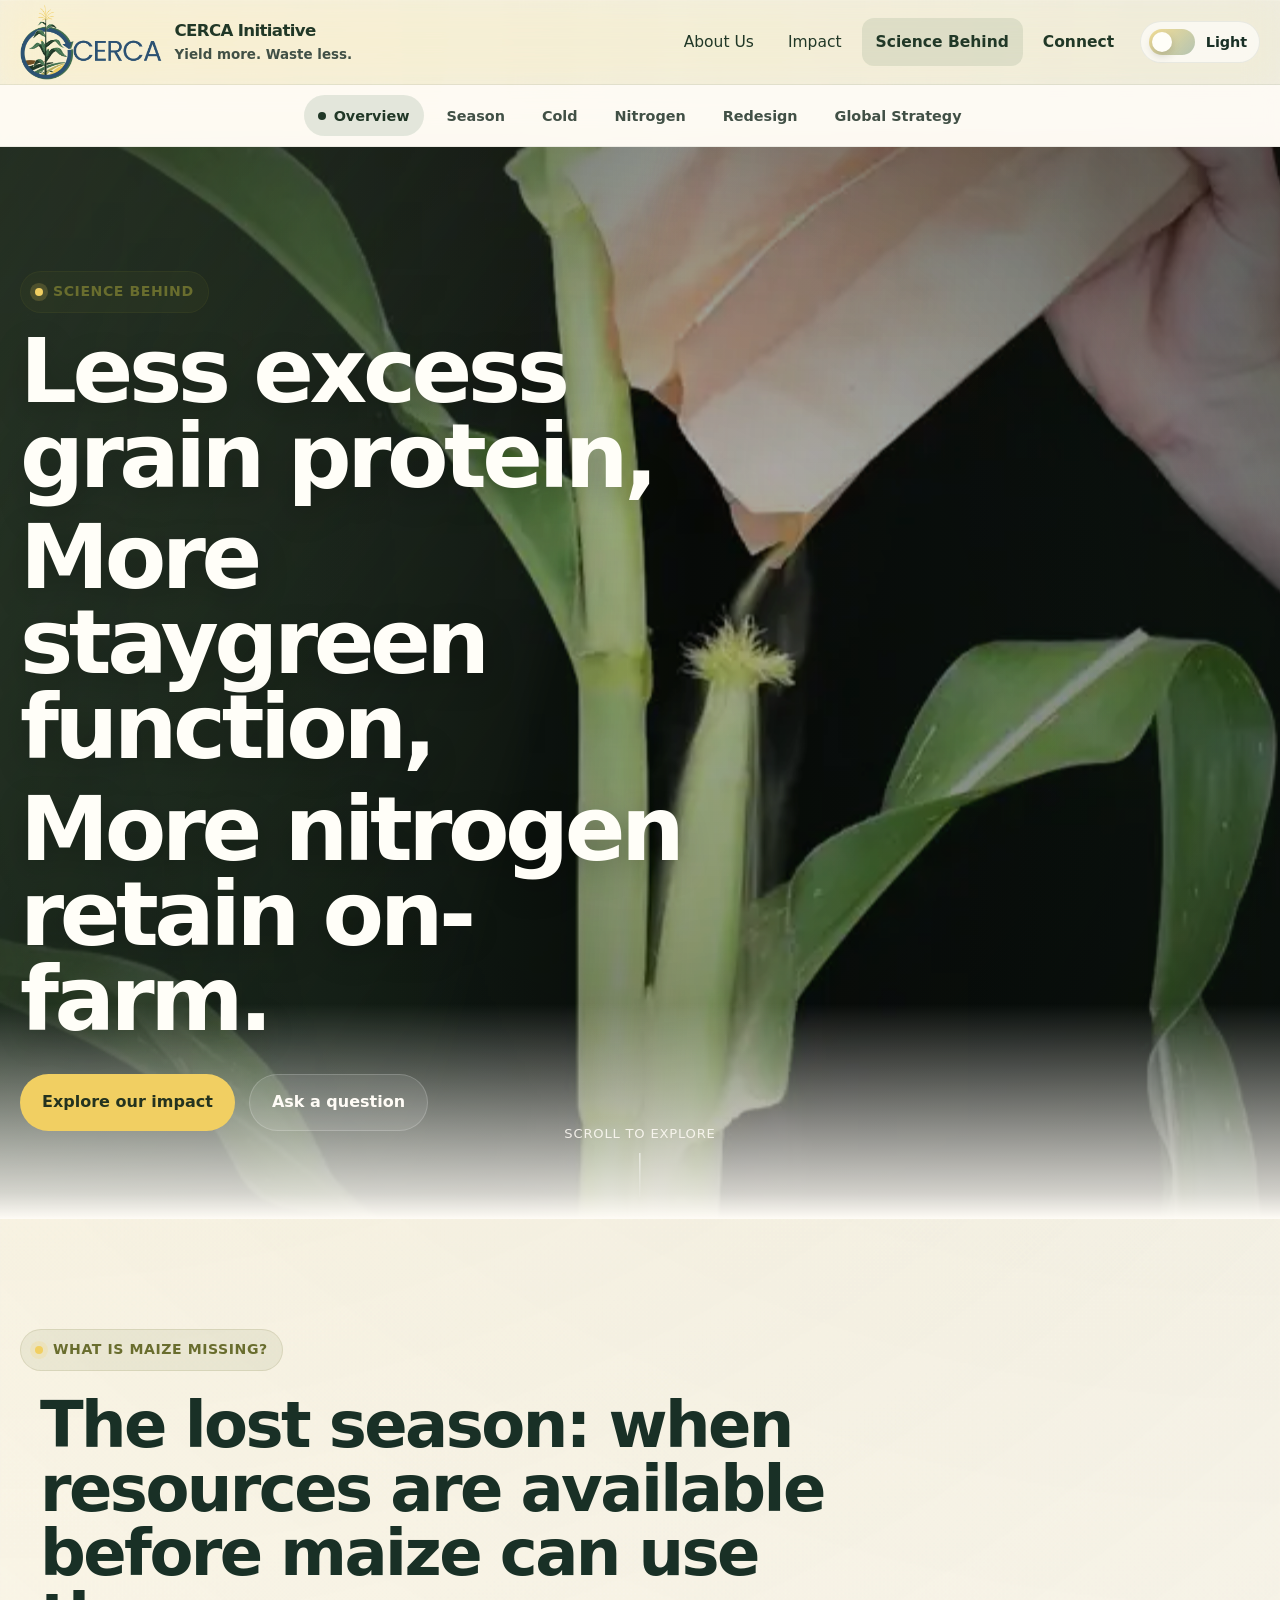
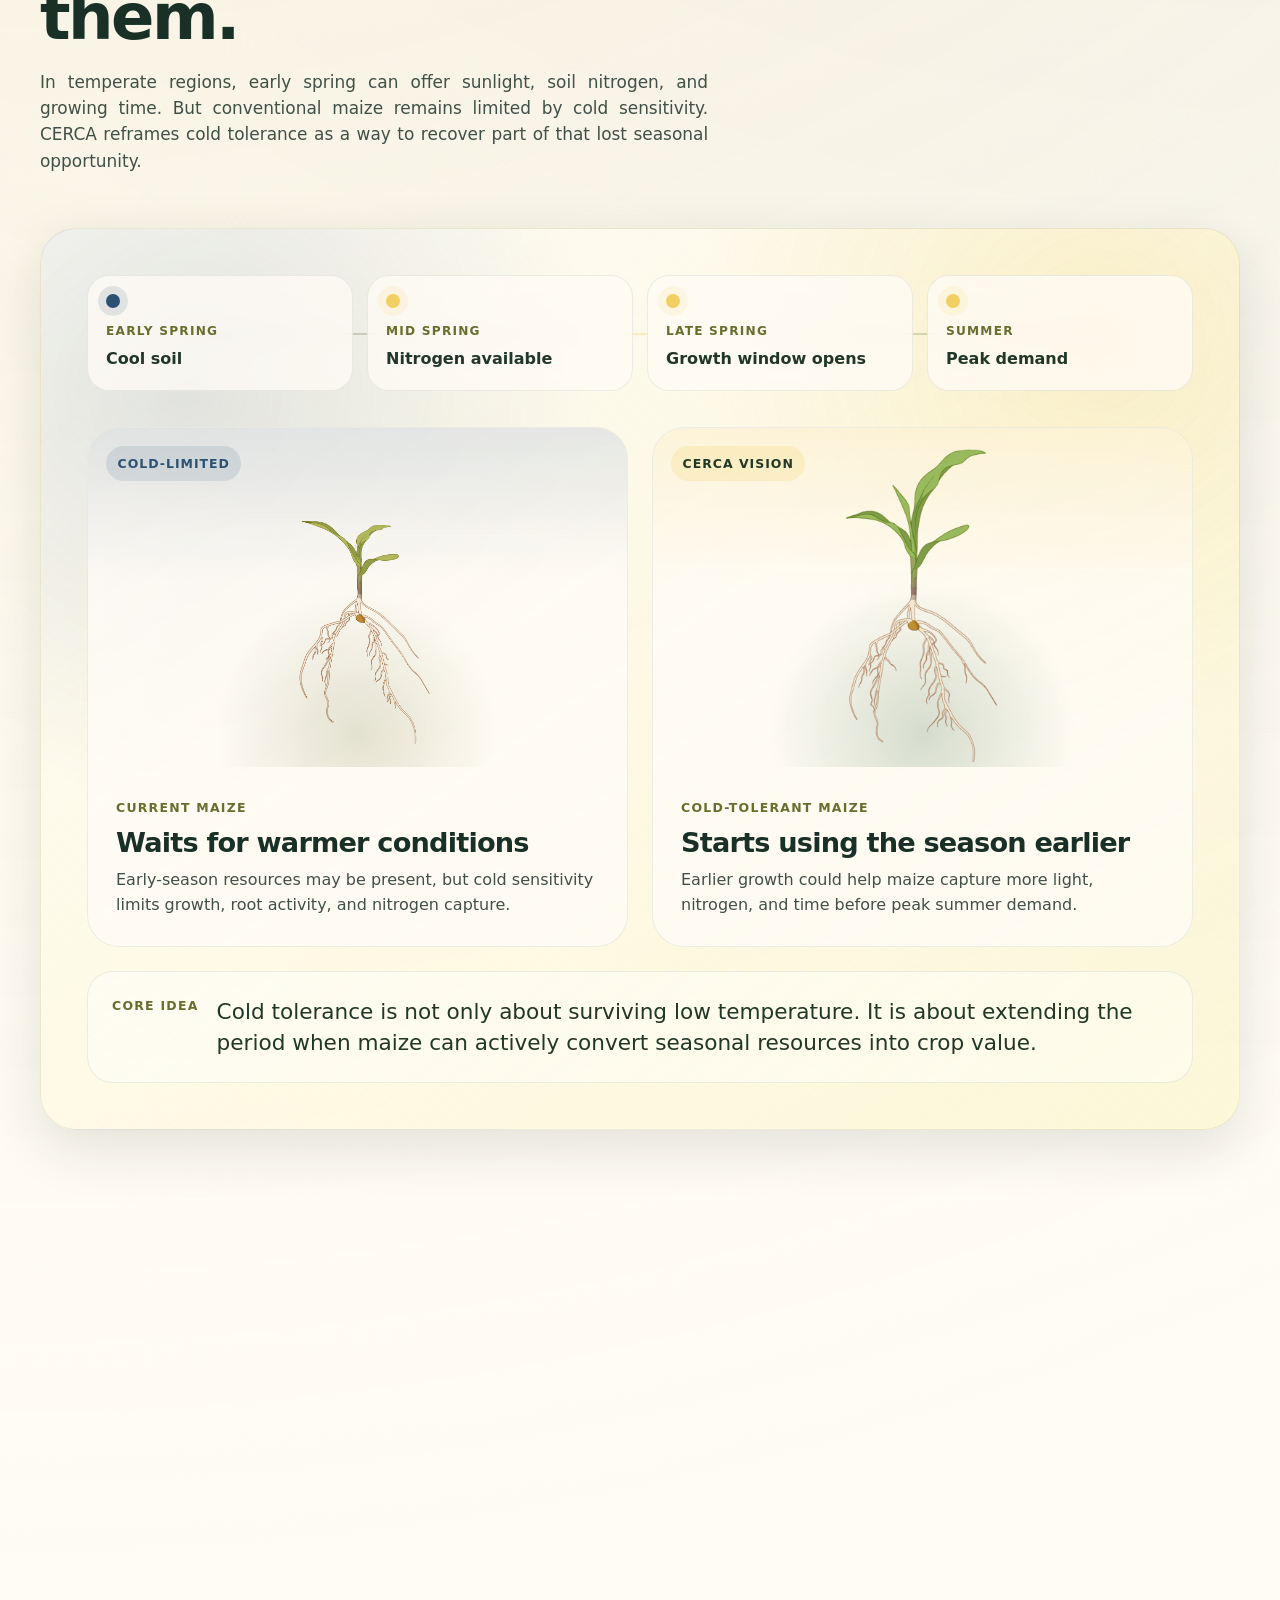
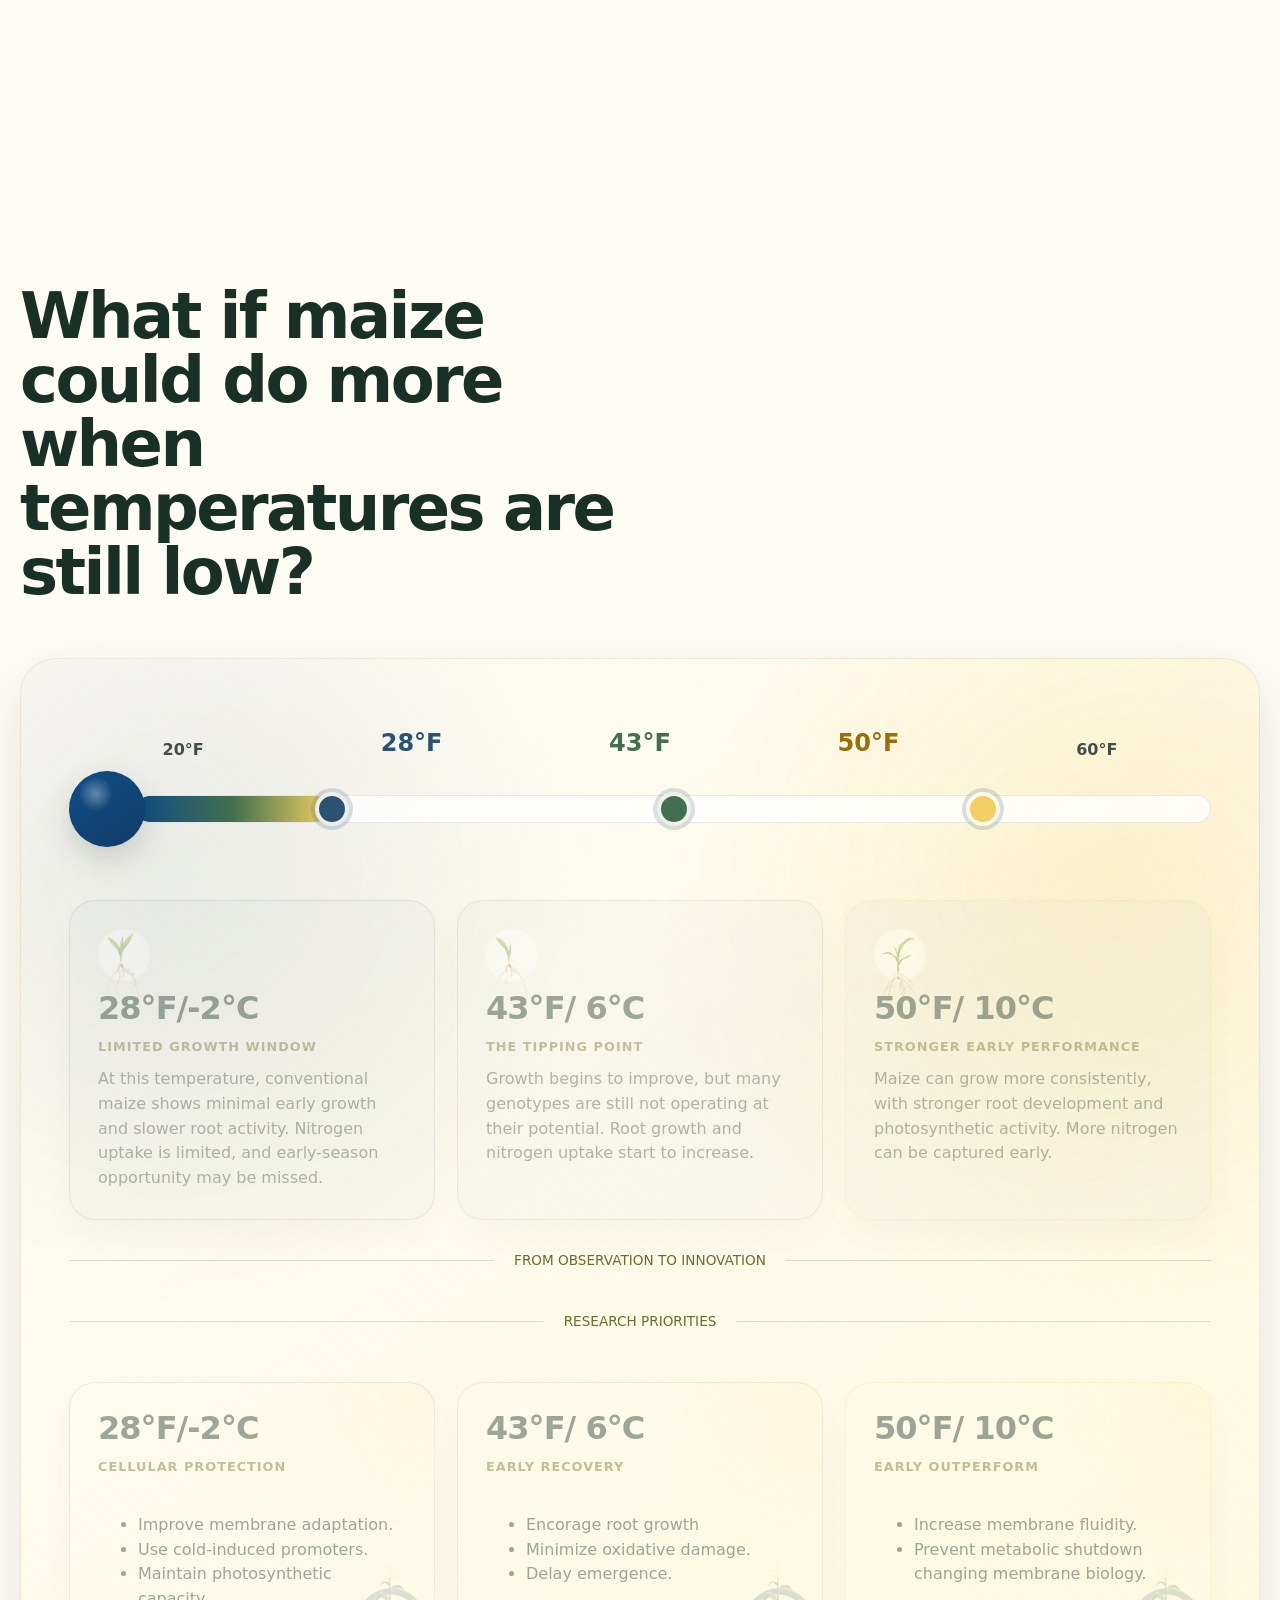
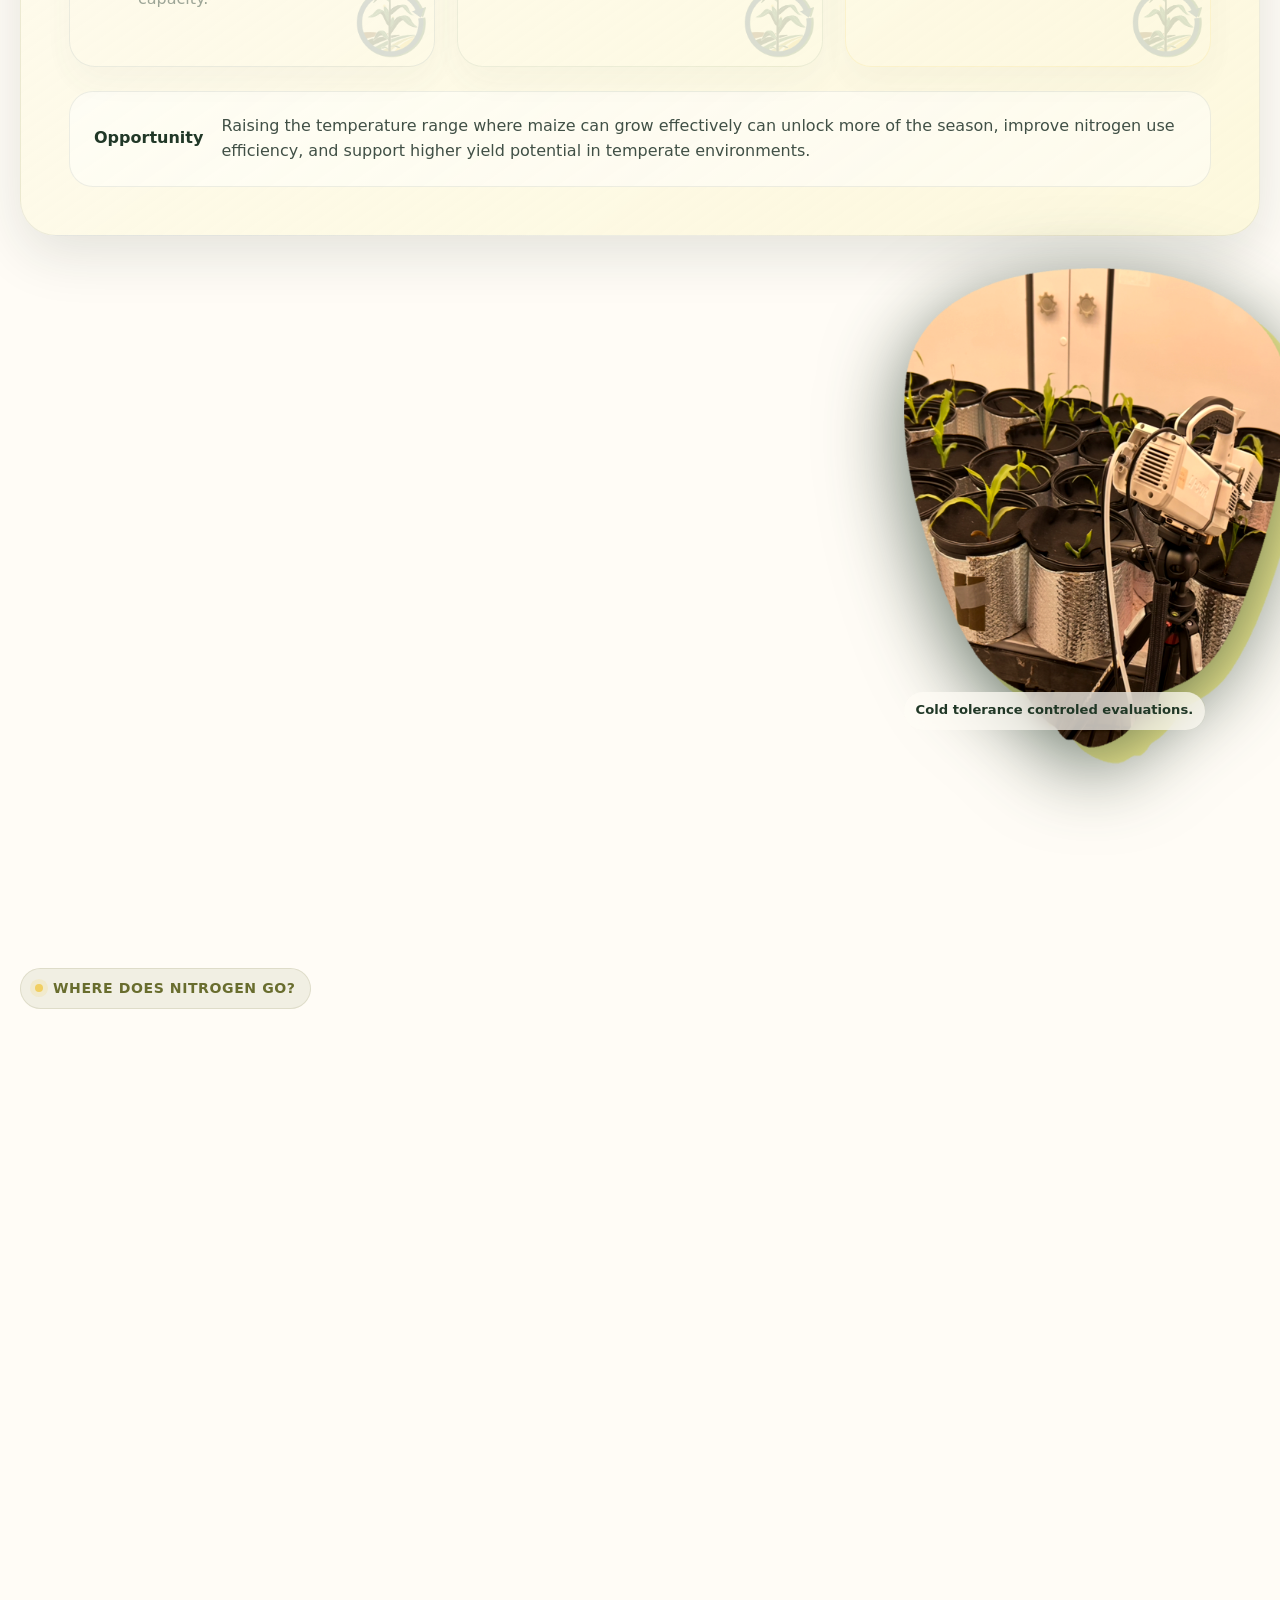
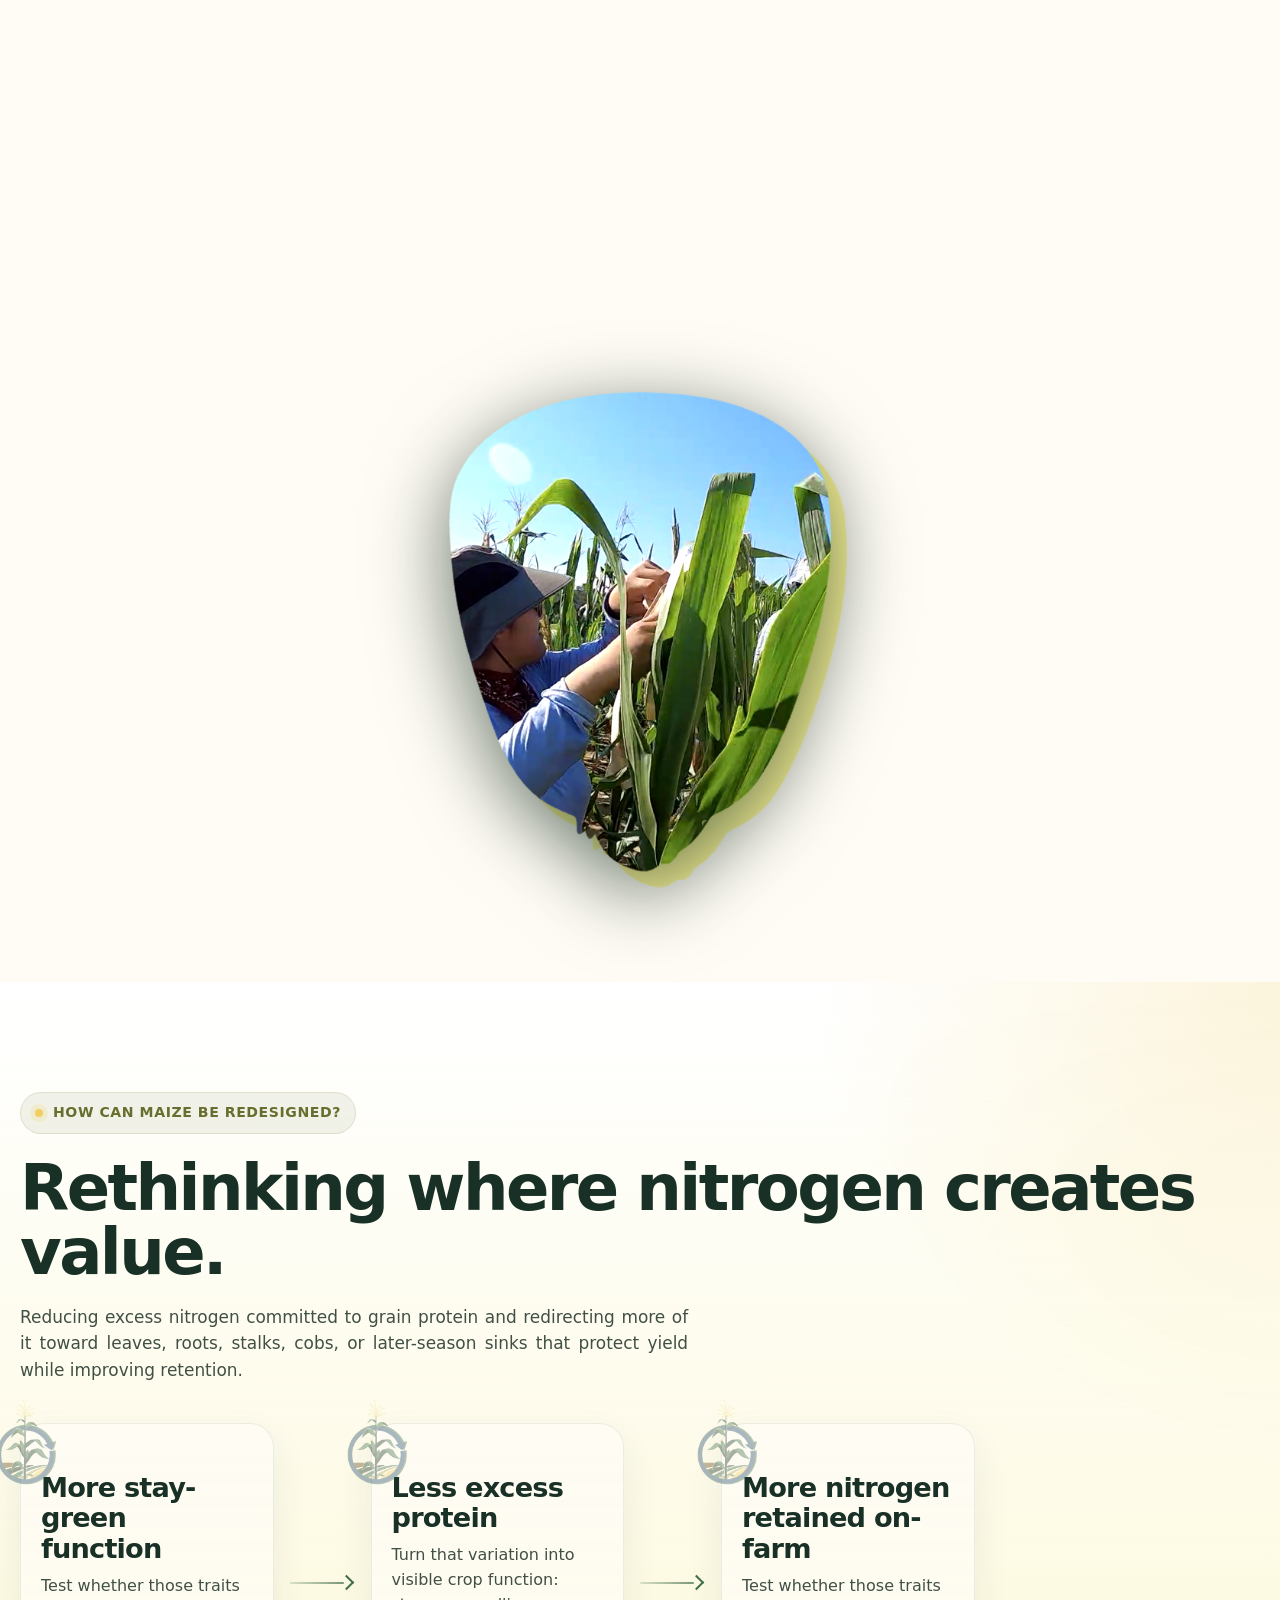
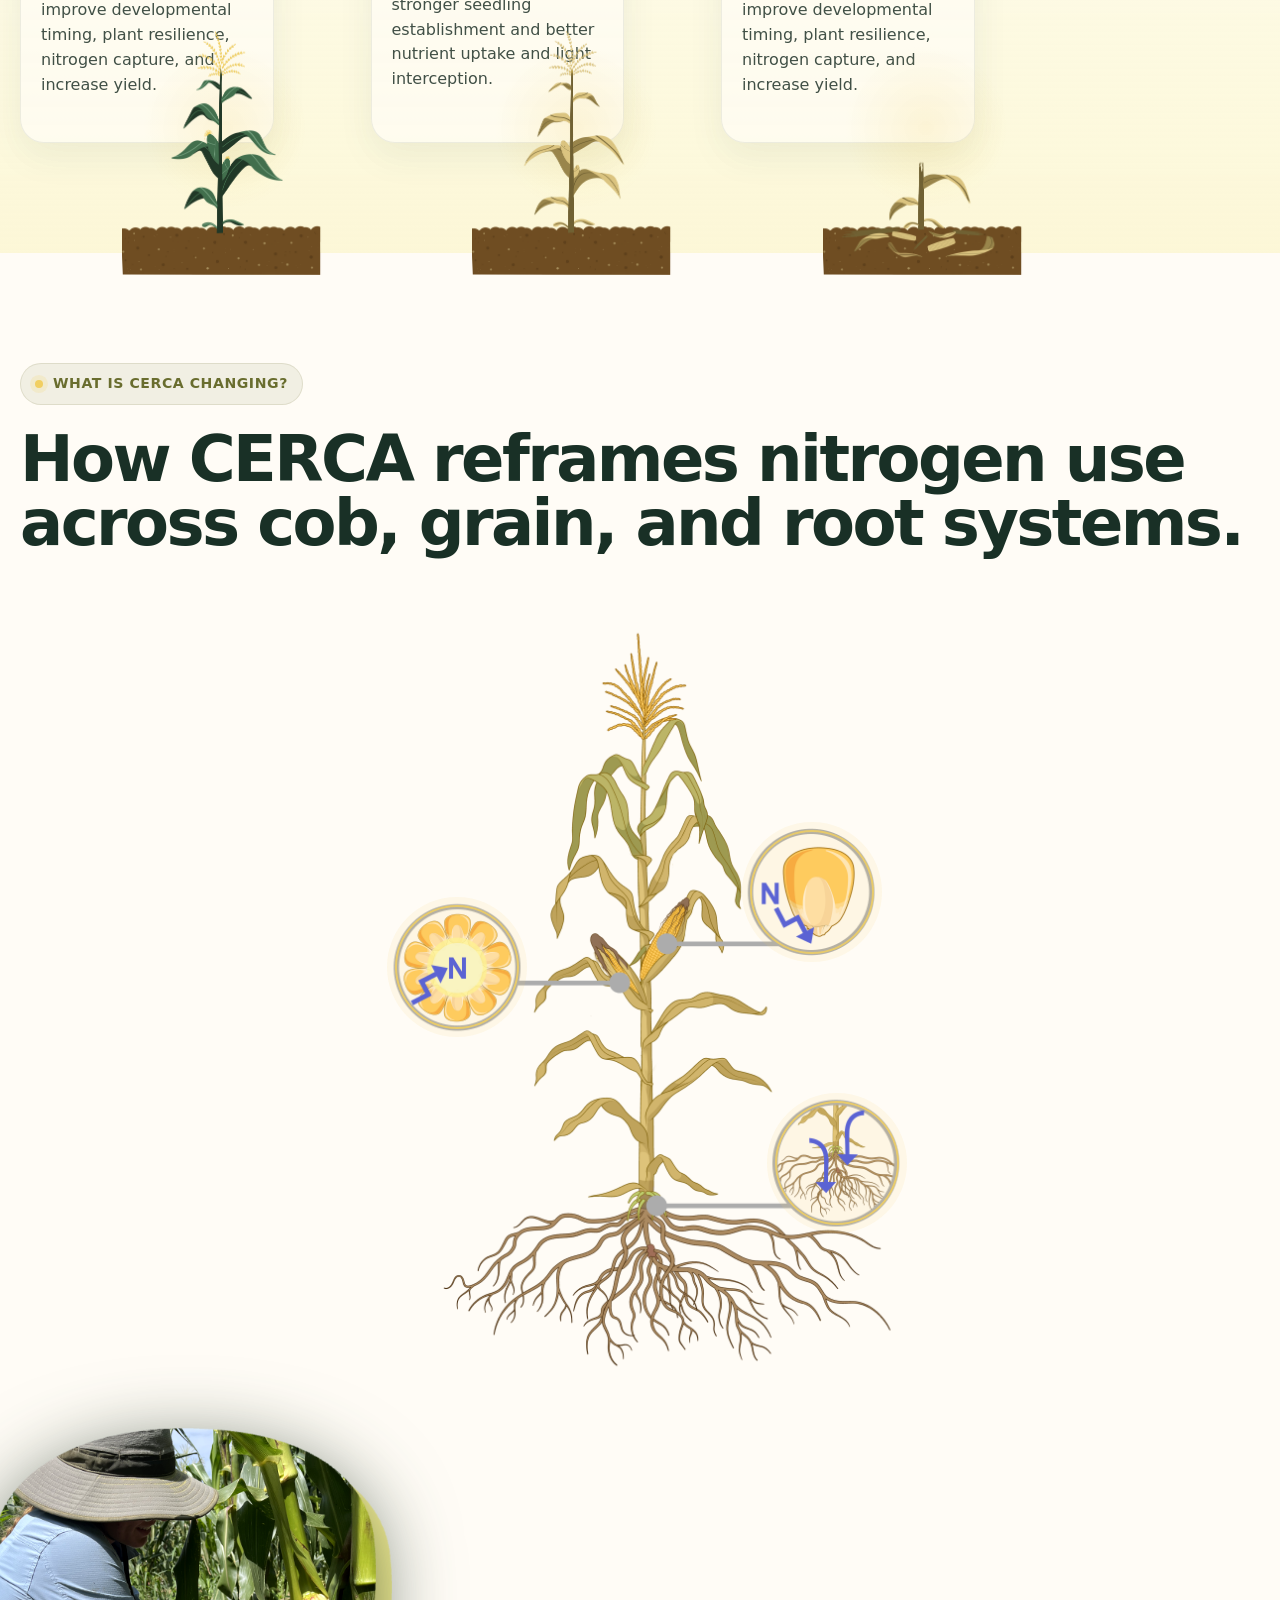
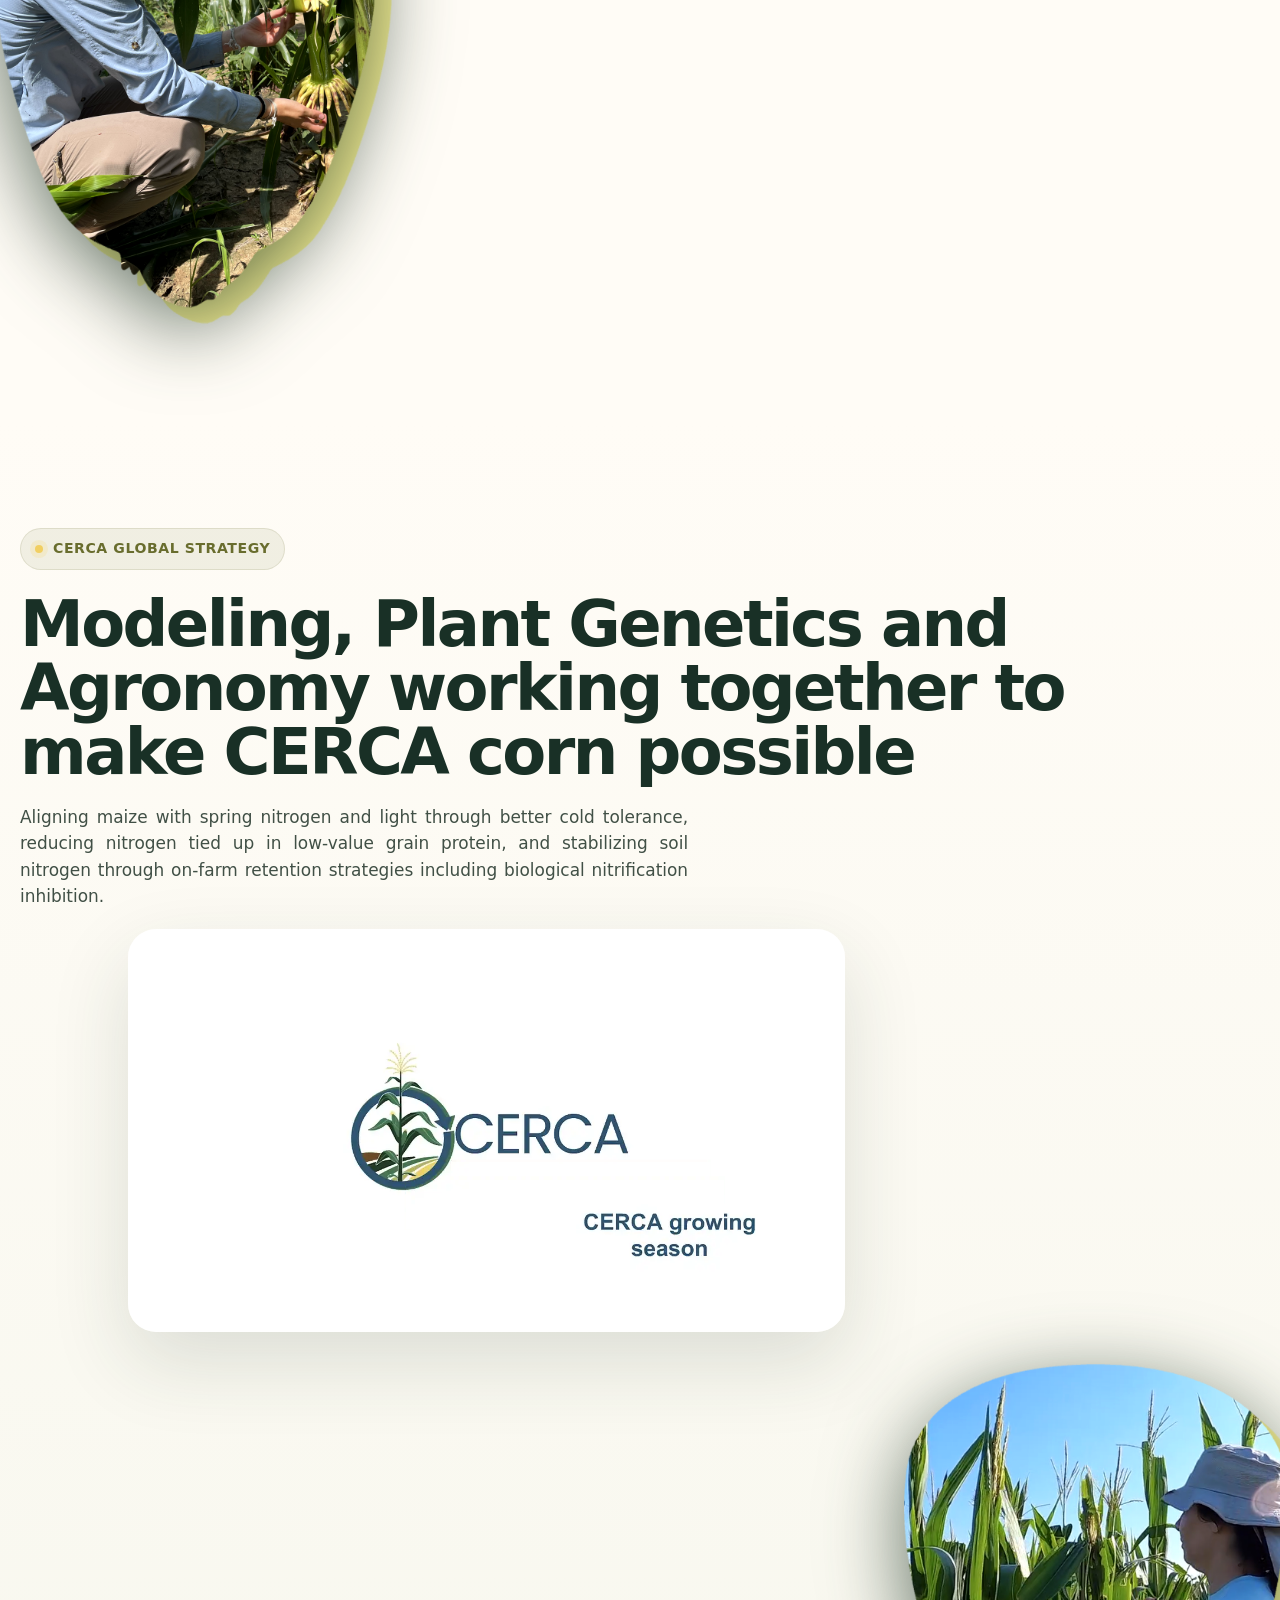
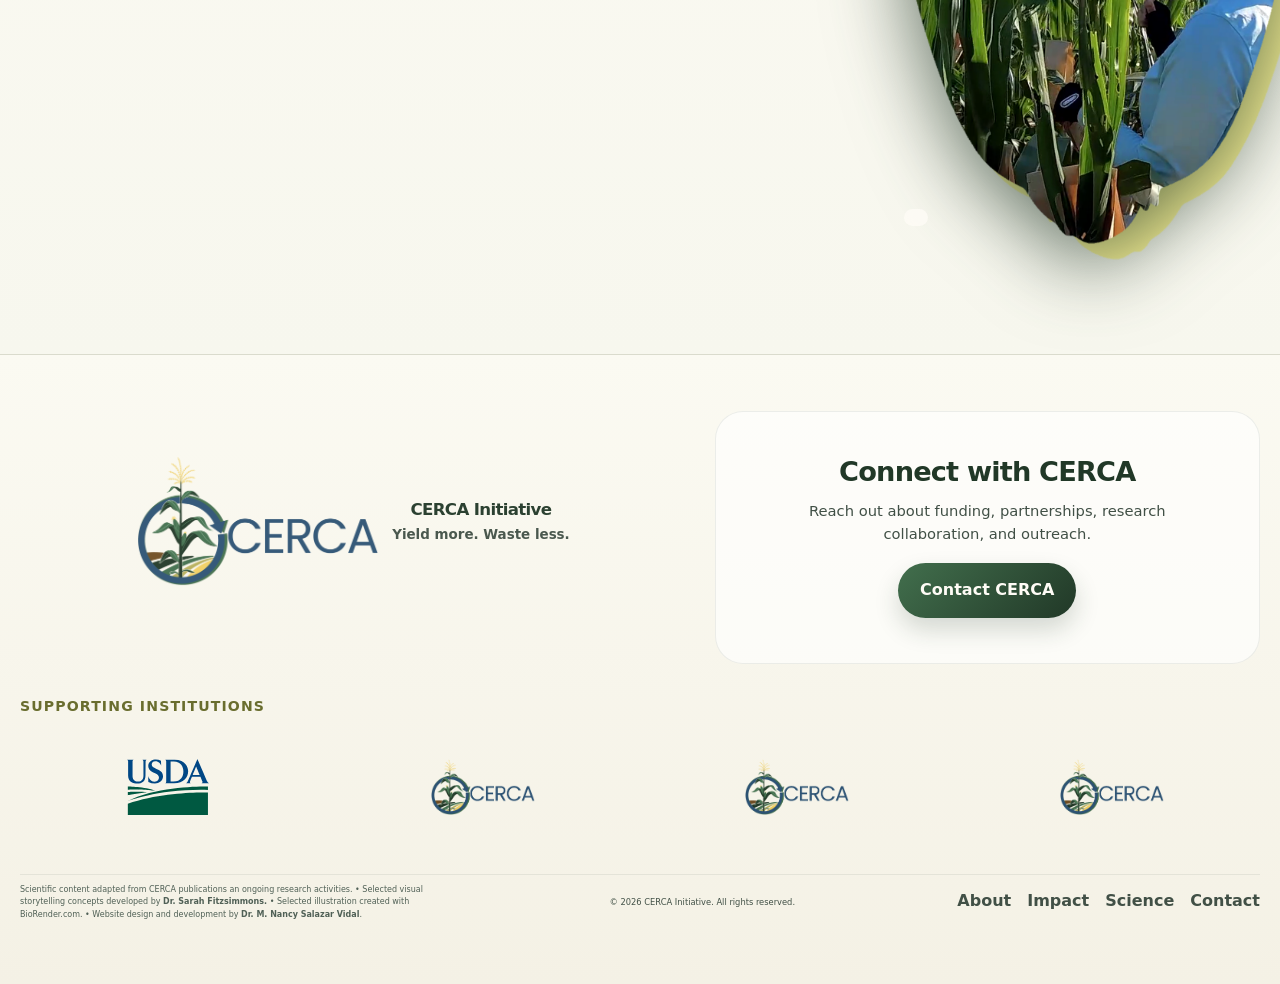
<file: science.html>
<!DOCTYPE html>
<html lang="en">
<head>
  <meta charset="utf-8">
  <meta http-equiv="X-UA-Compatible" content="IE=edge">
  <meta name="viewport" content="width=device-width, initial-scale=1">
  <title>Science | CERCA Initiative</title>
  <link rel="icon" type="image/png" href="images/CERCA_favicon.png">
  <link rel="apple-touch-icon" href="images/CERCA_favicon.png">
  <meta name="description" content="CERCA science: science translation, cold tolerance, nitrogen efficiency, and system fit.">
  <link href="css/cerca-base.css" rel="stylesheet">
  <link href="css/cerca-components.css" rel="stylesheet">
  <link href="css/cerca-pages.css" rel="stylesheet">
</head>


<body class="page-science">
  <div class="nav-wrap" id="siteNav">
    <div class="container nav">
      <a class="brand" href="./" aria-label="CERCA home">
          <img src="images/CERCA_logo.png" alt="CERCA Initiative Logo" class="brand-logo" />
          <span class="brand-text">
          <span class="brand-title">CERCA Initiative</span>
              <span class="brand-tagline">Yield more. Waste less.</span></span></a>
        <div class="nav-right">
            <button class="mobile-toggle" id="mobileToggle" aria-label="Toggle navigation">Menu</button>
            <div class="nav-links" id="navLinks">
                <a href="./">About Us</a>
                <a href="impact">Impact</a>
                <a href="science">Science Behind</a>
                <a class="nav-cta" href="contact">Connect</a>
                
            </div>
            <button class="theme-toggle" id="themeToggle" type="button" aria-label="Toggle dark and light mode" aria-pressed="false">
                <span class="theme-toggle-track"><span class="theme-toggle-thumb"></span></span>
                <span class="theme-toggle-label">Light</span></button></div></div></div>

  <nav class="section-nav" id="sectionNav" aria-label="Science page navigation">
      <div class="container section-nav-inner">
          <div class="section-nav-center">
              <a href="#top" class="section-link active" data-section-link="#top">Overview</a>
              <a href="#cold" class="section-link" data-section-link="#cold">Season</a>
              <a href="#cold-tolerance" class="section-link" data-section-link="#cold-tolerance">Cold</a>
              <a href="#the-leak" class="section-link" data-section-link="#the-leak">Nitrogen</a>
              <a href="#nitrogen" class="section-link" data-section-link="#nitrogen">Redesign</a>
              <a href="#ideotype" class="section-link" data-section-link="#ideotype">Global Strategy</a></div></div></nav>
    
  <nav class="floating-section-indicator" id="floatingSectionIndicator" aria-label="Section progress">
      <a href="#top" class="floating-dot active" data-float-section="#top" aria-label="Overview"></a>
      <a href="#cold" class="floating-dot" data-float-section="#cold" aria-label="Season"></a>
      <a href="#cold-tolerance" class="floating-dot" data-float-section="#cold-tolerance" aria-label="Cold"></a>
      <a href="#the-leak" class="floating-dot" data-float-section="#the-leak" aria-label="Nitrogen"></a>
      <a href="#nitrogen" class="floating-dot" data-float-section="#nitrogen" aria-label="Redesign"></a>
      <a href="#ideotype" class="floating-dot" data-float-section="#ideotype" aria-label="Global Strategy"></a></nav>

        
  <header class="hero hero-cinematic hero-premium" id="top">
      <div class="container">
          <div class="hero-media-wrap" aria-hidden="true">
              <picture class="hero-picture"><img src="images/pollinating.webp" alt="" class="hero-bg-webp" id="heroBgWebp"></picture>
              <div class="hero-film"></div>
              <div class="hero-vignette"></div>
              <div class="hero-light-sweep"></div>
              <div class="hero-bottom-fade"></div>
              <div class="hero-grain"></div></div>
          <div class="container premium-hero-grid">
              <div class="hero-copy hero-copy-premium">
                  <span class="eyebrow reveal-up delay-1">Science Behind</span><h1 class="hero-title-premium">
                  <span class="title-line reveal-line delay-2">Less excess grain protein,</span>
                  <span class="title-line reveal-line delay-3">More staygreen function,</span>
                  <span class="title-line reveal-line delay-4">More nitrogen retain on-farm.</span></h1>
                  <p class="lead reveal-up delay-5"></p>
                  <div class="btn-row reveal-up delay-7"><a class="btn" href="impact">Explore our impact</a><a class="btn-light" href="contact">Ask a question</a></div></div></div>
          <div class="hero-scroll-indicator" aria-hidden="true">
              <span>Scroll to explore</span>
              <div class="hero-scroll-line"></div></div></div></header>

      
  <main>    
      
                
      <section class="section sciece" id="cold">
          <div class="container">
            <span class="eyebrow">what is maize missing?</span>
            <div class="container">
                <div class="cold-season-heading">
                    <h2 class="reveal">The lost season: when resources are available before maize can use them.</h2>
                    <p class="section-copy reveal">In temperate regions, early spring can offer sunlight, soil nitrogen, and growing time. But conventional maize remains limited by cold sensitivity. CERCA reframes cold tolerance as a way to recover part of that lost seasonal opportunity.</p></div>
                <div class="lost-season-panel reveal">
                    <div class="season-track reveal">
                        <div class="season-month active">
                            <span>Early spring</span>
                            <strong>Cool soil</strong></div>
                        <div class="season-month">
                            <span>Mid spring</span>
                            <strong>Nitrogen available</strong></div>
                        <div class="season-month">
                            <span>Late spring</span>
                            <strong>Growth window opens</strong></div>
                        <div class="season-month">
                            <span>Summer</span>
                            <strong>Peak demand</strong></div></div>
                    <div class="plant-compare">
                        <article class="plant-card common-plant">
                            <div class="plant-visual">
                                <span class="cold-image">
                                    <img src="images/cold-tolerance-current.png" alt="CERCA"></span>
                                <div class="cold-badge">Cold-limited</div></div>
                            <div class="plant-copy">
                                <span>Current maize</span>
                                <h3>Waits for warmer conditions</h3>
                                <p>Early-season resources may be present, but cold sensitivity limits growth, root activity, and nitrogen capture.</p></div></article>
                        <article class="plant-card cerca-plant">
                            <div class="plant-visual">
                                <span class="cold-image">
                                    <img src="images/corn2.png" alt="CERCA"></span>
                                <div class="cold-badge warm-badge">CERCA vision</div></div>
                            <div class="plant-copy">
                                <span>Cold-tolerant maize</span>
                                <h3>Starts using the season earlier</h3>
                                <p>Earlier growth could help maize capture more light, nitrogen, and time before peak summer demand.</p></div></article></div>
                    <div class="lost-season-message">
                        <span>Core idea</span>
                        <p>Cold tolerance is not only about surviving low temperature. It is about extending the period when maize can actively convert seasonal resources into crop value.</p></div></div></div></div>
          <div class="story-grid reverse">
              <div class="masked-media2 reveal">
                  <img src="images/yellow-kernel.png" alt="yellow kernel" class="kernel-back-img" aria-hidden="true">
                  <img src="images/working_field4.png" alt="field worker" class="kernel-front-img"></div></div></section>
      
      <section class="section cold-thermo-section" id="cold-tolerance">
          <div class="container">
              <div class="cold-thermo-heading">
                  <div>
                      <h2 class="reveal">What if maize could do more when temperatures are still low?</h2></div>
                  <p class="section-copy reveal">Early-season temperatures shape how much of the season maize can actually use. CERCA explores genetic variation that may help plants maintain growth, root activity, and nitrogen uptake under colder conditions.</p></div>
              <div class="thermo-panel reveal">
                  <div></div> 
                  <div class="thermo-scale">
                      <span>20°F</span>
                      <span class="temp-28">28°F</span>
                      <span class="temp-43">43°F</span>
                      <span class="temp-50">50°F</span>
                      <span>60°F</span>
                  </div>
                  <div class="thermometer">
                      <div class="thermo-bulb"></div>
                      <div class="thermo-track">
                          <div class="thermo-fill"></div></div>
                      <button class="thermo-point point-28" aria-label="28 degrees Fahrenheit information"></button>
                      <button class="thermo-point point-43" aria-label="43 degrees Fahrenheit information"></button>
                      <button class="thermo-point point-50" aria-label="50 degrees Fahrenheit information"></button></div>
                  <div class="thermo-cards">
                      <article class="thermo-card card-28">
                          <span class="thermo-icon plant-icon">
                              <img src="images/corn1.png" alt="seedling"></span>
                          <h3>28°F/-2°C</h3>
                          <strong>Limited growth window</strong>
                          <p>At this temperature, conventional maize shows minimal early growth and slower root activity. Nitrogen uptake is limited, and early-season opportunity may be missed.</p></article>
                      <article class="thermo-card card-43">
                          <span class="thermo-icon plant-icon">
                              <img src="images/corn0.5.png" alt="seedling"></span>
                          <h3>43°F/ 6°C</h3>
                          <strong>The tipping point</strong>
                          <p>Growth begins to improve, but many genotypes are still not operating at their potential. Root growth and nitrogen uptake start to increase.</p></article>
                      <article class="thermo-card card-50">
                          <span class="thermo-icon plant-icon">
                              <img src="images/corn2.png" alt="seedling"></span>
                          <h3>50°F/ 10°C</h3>
                          <strong>Stronger early performance</strong>
                          <p>Maize can grow more consistently, with stronger root development and photosynthetic activity. More nitrogen can be captured early.</p></article></div>
                  <div class="strategy-divider">
                      <span></span>
                      <p>From observation to innovation</p>
                      <span></span></div>
                  <div class="strategy-divider">
                      <span></span>
                      <p>Research Priorities</p>
                      <span></span></div>
                  
                  <div class="thermo-cards">
                      <article class="thermo-card2 card-28">
                          <span class="cerca-watermarker">
                              <img src="images/CERCA_logo2.png" alt="CERCA"></span>
                          <h3>28°F/-2°C</h3>
                          <strong>Cellular Protection</strong>
                          <p>
                          <ul style="leak-list">
                              <li>Improve membrane adaptation.</li>
                              <li>Use cold-induced promoters.</li>
                              <li>Maintain photosynthetic capacity.</li></ul></p></article>
                      <article class="thermo-card2 card-43">
                          <span class="cerca-watermarker">
                          <img src="images/CERCA_logo2.png" alt="CERCA"></span>
                          <h3>43°F/ 6°C</h3>
                          <strong>Early Recovery</strong>
                          <p>
                      <ul style="leak-list">
                            <li>Encorage root growth</li>
                            <li>Minimize oxidative damage.</li>
                            <li>Delay emergence.</li></ul></p></article>
              <article class="thermo-card2 card-50">
                  <span class="cerca-watermarker">
                      <img src="images/CERCA_logo2.png" alt="CERCA"></span>
                  <h3>50°F/ 10°C</h3>
                  <strong>Early outperform</strong><p>
                  <ul style="leak-list">
                      <li>Increase membrane fluidity.</li>
                      <li>Prevent metabolic shutdown changing membrane biology.</li></ul></p></article></div>
          <div class="thermo-opportunity">
              <span>Opportunity</span>
              <p>Raising the temperature range where maize can grow effectively can unlock more of the season, improve nitrogen use efficiency, and support higher yield potential in temperate environments.</p></div></div></div>
      
      <div class="story-grid">
          <div class="masked-media2 reveal">
              <img src="images/yellow-kernel.png" alt="yellow kernel" class="kernel-back-img" aria-hidden="true">
              <img src="images/cold-tolerance4.png" alt="field worker" class="kernel-front-img">
              <div class="masked-media-label">
                  <p>Cold tolerance controled evaluations.</p></div>
          </div></div></section>

<section class="section nitrogen-leak-section" id="the-leak">
    <div class="container">
        <span class="eyebrow">Where does nitrogen go?</span>
        
        <div class="leak-layout">
            <div class="leak-copy reveal">
                <h2>Where does nitrogen value escape?</h2>
                <p class="section-copy">Nitrogen use efficiency is not only about applying less fertilizer. It is about understanding where nitrogen goes, when the crop can use it, and whether it becomes useful value or leaves the system.</p></div>
            <div class="leak-panel reveal">
                <div class="leak-side leak-loss">
                    <span class="leak-label">The leak</span>
                    <h3>Nitrogen leaves the system</h3>
                    <ul class="leak-list">
                        <li>Lost as unused fertilizer value</li>
                        <li>Released through water and air pathways</li>
                        <li>Stored in grain protein with limited value for some uses</li></ul></div>
                <div class="leak-divider" aria-hidden="true">
                    <span></span></div>
                <div class="leak-side leak-retain">
                    <span class="cerca-watermarker">
                        <img src="images/CERCA_logo2.png" alt="CERCA"></span>
                    <span class="leak-label">The CERCA lens</span>
                    <h3>Measure what should be retained</h3>
                    <ul class="leak-list">
                        <li>More nitrogen captured by crop tissues</li>
                        <li>Better timing between nitrogen supply and plant demand</li>
                        <li>More value cycling through roots, cobs, biomass, and soil</li></ul></div></div>
            <div class="nue-lens-card reveal">
                <span>Measure success with the right NUE lens</span>
                <p>CERCA treats NUE as a systems question: not just how much nitrogen enters the field, but how much remains useful across the crop, farm, and circular economy.</p></div></div></div>
    
    <div class="story-grid"></div>    
    <div class="masked-media2 reveal">
        <img src="images/yellow-kernel.png" alt="yellow kernel" class="kernel-back-img" aria-hidden="true">
        <img src="images/working_field8.png" alt="field worker" class="kernel-front-img"></div></section>

<section class="section about-panel" id="nitrogen">
    <div class="container">
        <span class="eyebrow">How can maize be redesigned?</span>
        <h2 class="reveal">Rethinking where nitrogen creates value.</h2>
        <p class="section-copy reveal"> Reducing excess nitrogen committed to grain protein and redirecting more of it toward leaves, roots, stalks, cobs, or later-season sinks that protect yield while improving retention.</p>
        <div class="science-flow reverse" id="scienceFlowTrack">
            <div class="flow-step" data-step="2">
                <div class="flow-copy">
                    <span class="flow-kicker"></span>
                    <span class="cerca-watermarker2">
                        <img src="images/CERCA_logo2.png" alt="CERCA"></span>
                    <h3>More stay-green function</h3>
                    <p>Test whether those traits improve developmental timing, plant resilience, nitrogen capture, and increase yield.</p>
                    <span class="flow-image"> <img src="images/Staygreen.png" alt="green corn plant"></span></div></div>
            <div class="flow-arrow" aria-hidden="true">
                <span class="arrow-line"></span>
                <span class="arrow-head"></span></div>
            <div class="flow-step" data-step="3">
                <div class="flow-copy">
                    <span class="flow-kicker"></span>
                    <span class="cerca-watermarker2">
                        <img src="images/CERCA_logo2.png" alt="CERCA"></span>
                    <h3>Less excess protein</h3>
                    <p>Turn that variation into visible crop function: stronger seedling establishment and better nutrient uptake and light interception.</p>
                    <span class="flow-image"> <img src="images/Low_protein_Senescence.png" alt="dry plant"></span></div></div>
            <div class="flow-arrow" aria-hidden="true">
                <span class="arrow-line"></span>
                    <span class="arrow-head"></span></div>
            <div class="flow-step" data-step="4">
                <div class="flow-copy">
                    <span class="flow-kicker"></span>
                    <span class="cerca-watermarker2">
                        <img src="images/CERCA_logo2.png" alt="CERCA"></span>
                    <h3>More nitrogen retained on-farm</h3>
                    <p>Test whether those traits improve developmental timing, plant resilience, nitrogen capture, and increase yield.</p></div>
                <span class="flow-image">
                    <img src="images/Recycle_N.png" alt="biomass in the field"></span></div></div></div></section>

<section class="section interactive-nitrogen-section" id="nitrogen-sinks">
    <div class="container">
        <span class="eyebrow">What is CERCA changing?</span>
        <h2>How CERCA reframes nitrogen use across cob, grain, and root systems.</h2>
        <div class="interactive-figure reveal">
            <img src="images/nitrogen_distriburtion.png" alt="CERCA nitrogen allocation concept" class="interactive-figure-img">
            <button class="figure-hotspot hotspot-cob" data-card="cob" aria-label="Open cob nitrogen information"></button>
            <button class="figure-hotspot hotspot-grain" data-card="grain" aria-label="Open grain protein information"></button>
            <button class="figure-hotspot hotspot-roots" data-card="roots" aria-label="Open root nitrogen sink information"></button></div></div>
    <div class="figure-modal" id="figureModal" aria-hidden="true">
        <div class="figure-modal-backdrop" data-close-modal></div>
        <article class="figure-modal-card">
            <button class="figure-modal-close" data-close-modal aria-label="Close popup">X</button>
            <span class="figure-modal-kicker" id="modalKicker"></span>
            <span class="cerca-watermarker2">
                <img src="images/CERCA_logo2.png" alt="CERCA"></span>
            <h3 id="modalTitle"></h3>
            <p id="modalText"></p></article></div>
    
    <div class="story-grid reverse">
        <div class="masked-media2 reveal">
            <img src="images/yellow-kernel.png" alt="yellow kernel" class="kernel-back-img" aria-hidden="true">
            <img src="images/working_field6.png" alt="field worker" class="kernel-front-img"></div></div></section>

<section class="section science" id="ideotype">
    <div class="container">
        <span class="eyebrow">CERCA Global Strategy</span>
        <h2 class="reveal">Modeling, Plant Genetics and Agronomy working together to make CERCA corn possible</h2>
        <p class="section-copy reveal">Aligning maize with spring nitrogen and light through better cold tolerance, reducing nitrogen tied up in low-value grain protein, and stabilizing soil nitrogen through on-farm retention strategies including biological nitrification inhibition.</p>
        <span></span>
        
        <span class="scienc-video-section reveal">
            <div class="science-video-wrap">
                <img src="images/cerca_global_science.webp" alt="global cerca science" class="science-video"></div></span></div>
    
      <div class="story-grid">
          <div class="masked-media2 reveal">
              <img src="images/yellow-kernel.png" alt="yellow kernel" class="kernel-back-img" aria-hidden="true">
              <img src="images/working_field9.png" alt="field worker" class="kernel-front-img">
              <div class="masked-media-label"></div></div></div></section>
 
</main>
  <footer class="footer" id="blog">
      <div class="container footer-shell">
          <div class="footer-top">
              <div class="footer-brand-block">
                  <div class="brand footer-brand">
                      <img src="images/CERCA_logo.png" alt="CERCA Initiative Logo" class="brand-logo footer-logo" />
                      <span class="brand-text">
                          <span class="brand-title">CERCA Initiative</span><span class="brand-tagline">Yield more. Waste less.</span></span></div>
                  <p class="footer-note"></p>  
              </div>
              <div class="footer-cta-block">
                  <h3>Connect with CERCA</h3>
                  <p class="footer-note2">
                      Reach out about funding, partnerships, research collaboration, and outreach.</p>
                  <a href="contact" class="footer-contact-btn">Contact CERCA</a></div></div>
          
          <div class="supporters-block">
              <p class="supporters-label">Supporting institutions</p>
              <div class="supporters-grid">
                  <a href="#" class="supporter-logo-card" aria-label="USDA"><img src="images/usda-symbol.svg" alt="USDA logo"></a>
                  <a href="#" class="supporter-logo-card" aria-label="Institution 2"><img src="images/CERCA_logo.png" alt="Institution 2 logo"></a>
                  <a href="#" class="supporter-logo-card" aria-label="Institution 3"><img src="images/CERCA_logo.png" alt="Institution 3 logo"></a>
                  <a href="#" class="supporter-logo-card" aria-label="Institution 4"><img src="images/CERCA_logo.png" alt="Institution 4 logo"></a></div></div>
          <div class="footer-bottom">
              <div class="footer-credit"><small>Scientific content adapted from CERCA publications an ongoing research activities. &bull; Selected visual storytelling concepts developed by <strong>Dr. Sarah Fitzsimmons.</strong> &bull; Selected illustration created with BioRender.com. &bull; Website design and development by <strong>Dr. M. Nancy Salazar Vidal</strong>.</small></div>
              <div class="footer-note">© 2026 CERCA Initiative. All rights reserved.</div>
              <div class="footer-links">
                  <a href="./">About</a>
                  <a href="impact">Impact</a>
                  <a href="science">Science</a>
                  <a href="contact">Contact</a></div></div></div></footer>

  <script src="js/cerca-global.js"></script>
  <script src="js/cerca-home.js"></script>
</body>
</html>
</file>
<file: css/cerca-base.css>
:root{
    --brown:#6F4D22; 
    --olive:#696D2E; 
    --cream:#F9F2B2; 
    --white:#FFFCF6; 
    --gold:#F1CF62; 
    --green:#426F4D; 
    --forest:#213827; 
    --blue:#2C5273;
    --text:#173022; 
    --muted:#415046; 
    --line:rgba(33,56,39,.12); 
    --shadow:0 18px 55px rgba(24,43,30,.12);
    --radius-lg:28px; 
    --radius-md:20px; 
    --radius-sm:14px; 
    --max:1240px; 
    --nav-h:84px;
    --bg:#FFFCF6; 
    --bg-fade-rgb:255,252,246;
    --surface:#fff; 
    --surface-soft:rgba(255,255,255,.62); 
    --surface-main:rgba(255,252,246,.86);
    --text-main:#193026; 
    --text-soft:#4b5f53; 
    --border-soft:rgba(33,56,39,.08); 
    --nav-glass:rgba(255,252,246,.20);
    --nav-border:rgba(255,255,255,.12); 
    --section-nav-bg:rgba(255,252,246,.76); 
    --section-link-active-bg:rgba(66,111,77,.14);
    --section-link-active-text:#213827; 
    --shadow-soft:0 14px 36px rgba(33,56,39,.10); 
    --primary-nav-height:84px; 
    --secondary-nav-height:52px;
    --map-state:#D9DAD5;
    --map-stroke:#FFFCF6;
    --map-state-partner:#B9C9B4;
    --map-state-partner-hover:#A3B89D;
    --map-dot-usda:#426F4D;
    --map-dot-usda-halo:rgba(66,111,77,.22);
    --map-dot-university:#F1CF62;
    --map-dot-university-halo:rgba(241,207,98,.30);}
body.theme-dark{
    --bg:#102019; 
    --bg-fade-rgb:16,32,25;
    /*--surface:#13241d; */
    --bg-soft: rgba(16,32,25,.82);
    --surface-soft:rgba(24,41,32,.68); 
    --surface-main:rgba(18,32,25,.82);
    
    --text-main:#F6F3E8; 
    --text-soft:rgba(246,243,232,.76); 
    
    --border-soft:rgba(249,242,178,.10); 
    --nav-glass:rgba(16,32,25,.56);
    --nav-border:rgba(249,242,178,.10); 
    --section-nav-bg:rgba(16,32,25,.78); 
    
    --section-link-active-bg:rgba(241,207,98,.16);
    --section-link-active-text:#F9F2B2; 
    
    --shadow-soft:0 16px 42px rgba(0,0,0,.26);
    
    --card-dark-bg: rgba(18,32,25,.82);
    --card-dark-bg-strong: rgba(20,35,27,.92);
    --card-dark-border: rgba(249,242,178,0.10);
    --card-dark-text: #F6F3E8;
    --card-dark-muted: rgba(246,243,232,.76);
    --card-dark-shadow: 0 16px 40px rgba(0,0,0,0.24);
    --card-dark-hover-shadow: 0 22px 52px rgba(0,0,0,0.32);
    --map-state:rgba(246,243,232,.16);
    --map-stroke:rgba(16,32,25,.85);
    --map-state-partner:rgba(166,197,161,.42);
    --map-state-partner-hover:rgba(166,197,161,.60);
    --map-dot-usda:#8FC79B;
    --map-dot-usda-halo:rgba(143,199,155,.26);
    --map-dot-university:#F1CF62;
    --map-dot-university-halo:rgba(241,207,98,.26);}


*{box-sizing:border-box}
html{
    scroll-behavior:smooth;
    scroll-padding-top:calc(var(--primary-nav-height, 84px) + var(--secondary-nav-height, 52px) + 12px)}
body{
    margin:0;
    font-family:Inter,ui-sans-serif,system-ui,-apple-system,BlinkMacSystemFont,"Segoe UI",sans-serif;
    color:var(--text-main);
    background:radial-gradient(circle at top left, rgba(241,207,98,.18), transparent 26%),radial-gradient(circle at top right, rgba(44,82,115,.10), transparent 22%),linear-gradient(180deg, var(--bg) 0%, var(--bg) 100%);
    line-height:1.55;
    overflow-x:hidden;
    transition:background .35s ease,color .35s ease;
    position: relative;
    min-height: 100vh;}

/*bottom background image layer*/
body::after{
    content: "";
    position: fixed;
    left: 0;
    right: 0;
    bottom: 0;
    height: 60vh; /*adjust according to the image*/
    background-size: cover;
    background-position: center bottom;
    background-repeat: no-repeat;
    opacity: 0.15; /*adjust intensity*/
    pointer-events: none;
    z-index: 0;
    -webkit-mask-image: linear-gradient(to top, #000 55%, transparent 100%);
    mask-image: linear-gradient(to top, #000 55%, transparent 100%);
    transform: scale(1.02);} /* slight zoom to make a subtle deep*/

body.page-science::after{
    background-image: linear-gradient(to top, rgba(var(--bg-fade-rgb),0) 0%,rgba(var(--bg-fade-rgb),0.6) 60%,rgba(var(--bg-fade-rgb),0.95) 100%),url("../images/background_science.JPG");}
body.page-impact::after{
    background-image: linear-gradient(to top, rgba(var(--bg-fade-rgb),0) 0%,rgba(var(--bg-fade-rgb),0.6) 60%,rgba(var(--bg-fade-rgb),0.95) 100%),url("../images/background_impact.JPG");}
body.page-index::after{
    background-image: linear-gradient(to top, rgba(var(--bg-fade-rgb),0) 0%,rgba(var(--bg-fade-rgb),0.6) 60%,rgba(var(--bg-fade-rgb),0.95) 100%),url("../images/background_index.JPG");}



/*ensure content stays above*/
body > *{
    position: relative;
    z-index: 1;}
img{
    max-width:100%;
    display:block} 
a{
    text-decoration:none;
    color:inherit} 
button{
    font:inherit}
.container{
    width:min(calc(100% - 40px), var(--max)); 
    margin:0 auto}
.section{
    padding:110px 0; 
    position:relative} 
main{
    display:block}
h1,h2,h3,h4,p{
    margin:0}
h1{
    font-size:clamp(3rem, 7vw, 6rem); 
    line-height:.95; 
    letter-spacing:-.05em; 
    max-width:12ch}
h2{
    font-size:clamp(2.2rem, 5vw, 4rem); 
    line-height:1; 
    letter-spacing:-.04em; 
    margin-top:22px}
h3{
    font-size:clamp(1.25rem, 2.2vw, 1.7rem); 
    line-height:1.12; 
    letter-spacing:-.03em}
.eyebrow{
    display:inline-flex;
    align-items:center;
    gap:10px;
    padding:9px 14px;
    background:rgba(105,109,46,.09);
    border:1px solid rgba(105,109,46,.14);
    border-radius:999px;
    color:var(--olive);
    font-size:.88rem;
    letter-spacing:.04em;
    text-transform:uppercase;
    font-weight:700}
.eyebrow::before{
    content:"";
    width:8px;
    height:8px;
    border-radius:50%;
    background:var(--gold);
    box-shadow:0 0 0 5px rgba(241,207,98,.18)}
.section-copy{
    margin-top:20px;
    margin-bottom: 20px;
    color:var(--muted);
    font-size:1.06rem;
    text-align: justify;
    max-width:62ch}
.section-copy.right{
    margin-top:20px;
    margin-bottom: 20px;
    padding-top: 20px;
    margin-left: auto;
    margin-right: 0;
    text-align: justify;
    color:var(--muted);
    font-size:1.06rem;
    max-width:62ch;}
.lead{
    margin-top:22px;
    font-size:clamp(1.05rem,1.8vw,1.28rem);
    color:rgba(255,252,246,.93);
    max-width:58ch}
.muted{
    color:var(--muted)}
.btn,
.btn-light,
.footer-contact-btn{
    display:inline-flex;
    align-items:center;
    justify-content:center;
    gap:10px;
    padding:15px 22px;
    border-radius:999px;
    font-weight:700;
    transition:transform 180ms ease,box-shadow 180ms ease,background 180ms ease}
.btn{
    background:var(--gold);
    color:#24331f}
.btn-light{
    background:rgba(255,255,255,.10);
    color:var(--white);
    border:1px solid rgba(255,255,255,.18)}
.btn:hover,
.btn-light:hover,
.footer-contact-btn:hover,
.nav-cta:hover{
    transform:translateY(-1px);
    box-shadow:0 16px 32px rgba(33,56,39,.14)}
.card,.soft-card,
.impact-card,
.science-card,
.footer-brand-block,
.footer-cta-block,
.supporter-logo-card{
    border-radius:var(--radius-lg);
    /*box-shadow:var(--shadow)*/}
.card,
.impact-card,
.science-card{
    background:var(--white);
    /*border:1px solid var(--line)*/}
.soft-card{
    background:linear-gradient(180deg,#fffef9,#fbf8ea);
    /*border:1px solid rgba(105,109,46,.12)*/}
.reveal{
    opacity:0;transform:translateY(26px);
    transition:opacity 700ms ease,transform 700ms ease}
.reveal.show{
    opacity:1;
    transform:translateY(0)}


/*-------- THEME DARK -------------*/


body.theme-dark .card,
body.theme-dark .soft-card,
body.theme-dark .impact-card,
body.theme-dark .science-card,
body.theme-dark .footer-brand-block,
body.theme-dark .footer-cta-block,
body.theme-dark .supporter-logo-card{
    background:var(--surface-main);
    border-color:var(--border-soft);
    color:var(--text-main);
    box-shadow:0 16px 40px rgba(0,0,0,.24)}
body.theme-dark p,
body.theme-dark .muted,
body.theme-dark .section-copy,
body.theme-dark .footer-note,
body.theme-dark .science-caption,
body.theme-dark .stat-label{
    color:var(--text-soft)}
body.theme-dark .about-panel{
    background:radial-gradient(circle at top right, rgba(241,207,98,.06), transparent 28%),linear-gradient(180deg,#13231c,#172820)}
body.theme-dark .impact{
    background:linear-gradient(180deg,#12221b,#172820)} 
body.theme-dark .science{
    background:linear-gradient(180deg,#11211a 0%,#162720 100%)}
body.theme-dark .footer{
    background:linear-gradient(180deg,#0f1e18 0%,#13241d 100%);
    border-top-color:rgba(249,242,178,.10)}
body.theme-dark input,
body.theme-dark select,
body.theme-dark textarea{
    background:rgba(255,255,255,.05);
    color:var(--text-main);
    border-color:var(--border-soft)}
body.theme-dark input::placeholder,
body.theme-dark textarea::placeholder{
    color:rgba(246,243,232,.48)}
body.theme-dark::after{
    opacity: 0.12; /*softer in dark mode */
    filter: brightness(0.7) contrast(1.1);}
body.theme-dark .eyebrow{
    color: var(--text-soft);}


/*-------- MEDIA SPECIFICATIONS -------------------*/

@media (max-width:1024px){
    html{
        scroll-padding-top:calc(var(--primary-nav-height, 84px) + 12px)}}
@media (prefers-reduced-motion: reduce){
    html{scroll-behavior:auto}*,*::before,*::after{animation:none!important;transition:none!important}.reveal{opacity:1;transform:none}}
</file>
<file: css/cerca-components.css>
/* PARALLAX */
.parallax {
    background-attachment: fixed;
    background-size: cover;
    background-position: center;
    height:35vh;
    z-index: -1;}

/*------ NAVIGATION BAR ------*/

.nav-wrap{
    position:sticky;
    top:0;
    z-index:1200;
    width:100%;
    background:rgba(255,252,246,.20);
    border-bottom:1px solid rgba(33,56,39,.08);
    backdrop-filter:blur(16px) saturate(160%);
    transition:background .25s ease, box-shadow .25s ease}
.nav-wrap.scrolled{
    background:rgba(255,252,246,.40);
    box-shadow:0 10px 28px rgba(33,56,39,.08)}
.nav{
    min-height:var(--nav-h);
    display:flex;
    align-items:center;
    justify-content:space-between;
    gap:18px;position:relative}
.brand{
    display:flex;
    align-items:center;gap:.8rem}
.brand-logo{
    height:76px;
    width:auto;display:block}
.brand-text{
    display:grid;
    gap:2px}
.brand-title{
    font-weight:800;
    letter-spacing:-.04em;
    font-size:1.04rem;
    color:var(--forest)}
.brand-tagline{
    font-size:.84rem;
    font-weight:700;
    color:var(--muted);
    white-space:nowrap}
.nav-right{
    display:flex;
    align-items:center;
    gap:12px}
.nav-links{
    display:flex;
    align-items:center;
    gap:6px;
    flex-wrap:wrap;
    justify-content:flex-end}
.nav-links>a,
.drop-btn{
    padding:12px 14px;
    border-radius:12px;
    font-size:.97rem;
    color:var(--forest);
    border:0;background:transparent;
    cursor:pointer;
    transition:background 180ms ease,transform 180ms ease}
.nav-links>a:hover,
.drop-btn:hover,
.drop:hover 
.drop-btn{
    background:rgba(44,82,115,.08)}
.nav-links>a.active{
    background:rgba(66,111,77,.12);font-weight:800}
.drop{
    position:relative}
.drop-menu{
    position:absolute;
    top:calc(100% + 10px);
    right:0;
    min-width:220px;
    background:rgba(255,252,246,.98);
    border:1px solid rgba(33,56,39,.08);
    box-shadow:var(--shadow);
    border-radius:18px;padding:10px;
    opacity:0;
    pointer-events:none;
    transform:translateY(10px);
    transition:opacity 180ms ease,transform 180ms ease}
.drop:hover .drop-menu,
.drop:focus-within .drop-menu,
.drop.open .drop-menu{
    opacity:1;
    pointer-events:auto;
    transform:translateY(0)}
.drop-menu a{
    display:block;
    padding:12px;
    border-radius:12px;
    color:var(--text-main)} 
.drop-menu a:hover{
    background:rgba(105,109,46,.08)}
.nav-cta{
    padding:12px 18px;
    background:var(--forest);
    color:var(--white);
    border-radius:999px;
    font-weight:800;
    border:1px solid rgba(33,56,39,.12)}
.theme-toggle{
    display:inline-flex;
    align-items:center;
    gap:.65rem;
    border:1px solid var(--border-soft);
    background:var(--surface-soft);
    color:var(--text-main);
    border-radius:999px;
    padding:.42rem .72rem .42rem .5rem;
    cursor:pointer;
    transition:transform .22s ease, background .22s ease}
.theme-toggle:hover{
    transform:translateY(-1px)} 
.theme-toggle-track{
    position:relative;
    width:46px;
    height:26px;
    border-radius:999px;
    background:linear-gradient(135deg, rgba(241,207,98,.65), rgba(66,111,77,.38));
    display:inline-block;
    flex-shrink:0}
.theme-toggle-thumb{
    position:absolute;
    top:3px;
    left:3px;
    width:20px;
    height:20px;
    border-radius:50%;
    background:#fffef8;
    box-shadow:0 4px 10px rgba(0,0,0,.16);
    transition:left .28s ease, background .28s ease}
.theme-toggle-label{
    font-weight:700;
    font-size:.9rem;
    min-width:42px}
.mobile-toggle{
    display:none;
    border:1px solid var(--line);
    background:var(--white);
    color:var(--forest);
    border-radius:12px;
    padding:10px 12px;
    cursor:pointer}
.section-nav{
    position:sticky;
    top:var(--primary-nav-height, 84px);
    z-index:1100;
    width:100%;
    background:rgba(255,252,246,.88);
    backdrop-filter:blur(12px);
    border-bottom:1px solid rgba(33,56,39,.08);
    transition:box-shadow .25s ease}
.section-nav.scrolled{
    box-shadow:0 10px 24px rgba(33,56,39,.06)}
.section-nav-inner{
    display:flex;
    overflow-x:auto;
    scroll-snap-type:x mandatory}
.section-nav-inner::-webkit-scrollbar{
    display:none}
.section-nav-center{
    display:flex;
    align-items:center;
    justify-content:center;
    gap:.55rem;
    margin:0 auto;
    min-width:max-content;
    padding:.62rem .5rem}
.section-link{
    display:inline-flex;
    align-items:center;
    justify-content:center;
    white-space:nowrap;
    padding:.6rem .88rem;
    border-radius:999px;
    color:var(--muted);
    font-weight:700;
    font-size:.9rem;
    transition:background .2s ease,color .2s ease;s
    croll-snap-align:center}
.section-link:hover{
    background:rgba(66,111,77,.08);
    color:var(--forest)} 
.section-link.active{
    background:rgba(66,111,77,.14);
    color:var(--forest)} 
.section-link.active::before{
    content:"";
    width:8px;
    height:8px;
    border-radius:50%;
    margin-right:.45rem;
    background:currentColor}


/*------ FLOATING SECTION INDICATOR ----*/

.floating-section-indicator{
    display:none}
@media (max-width:1024px){
  .section-nav{
      display:none}
  .floating-section-indicator{
      position:fixed;
      right:14px;
      top:50%;
      transform:translateY(-50%);
      z-index:1400;display:flex;
      flex-direction:column;
      lign-items:center;
      gap:.55rem;
      padding:.7rem .45rem;
      border-radius:999px;
      background:rgba(255,252,246,.46);
      backdrop-filter:blur(18px) saturate(160%);
      border:1px solid rgba(33,56,39,.08);
      box-shadow:0 16px 38px rgba(33,56,39,.12)}
  .floating-dot{
      position:relative;
      width:10px;
      height:10px;
      border-radius:50%;
      background:rgba(33,56,39,.24);
      transition:transform .22s ease,background .22s ease,box-shadow .22s ease,opacity .22s ease;
      opacity:.8}
  .floating-dot:hover{
      transform:scale(1.18);
      opacity:1}
  .floating-dot.active{
      background:var(--forest);
      transform:scale(1.22);
      box-shadow:0 0 0 6px rgba(66,111,77,.12);
      opacity:1}}
@media (max-width:640px){
    .floating-section-indicator{
        right:10px;
        gap:.48rem;
        padding:.58rem .38rem}
    .floating-dot{
        width:9px;
        height:9px}}


/*-------- HERO SECTION --------*/


.hero-cinematic,
.hero-premium{
    position:relative;
    min-height:100svh;
    display:flex;
    align-items:center;
    overflow:hidden;
    isolation:isolate;
    background:#213827}
.hero-media-wrap{
    position:absolute;
    inset:0;
    z-index:0;
    overflow:hidden}
.hero-picture,
.hero-bg-webp{
    position:absolute;
    inset:0}
.hero-bg-webp{
    width:100%;
    height:100%;
    object-fit:cover;
    object-position:center center;
    transform:scale(1.1);
    will-change:transform,filter,opacity;
    filter:saturate(1.02) contrast(1.03) brightness(.8)}
.hero-film{
    position:absolute;
    inset:0;
    background:linear-gradient(90deg, rgba(33,56,39,.80) 0%, rgba(33,56,39,.48) 28%, rgba(33,56,39,.12) 54%, rgba(33,56,39,.32) 100%),linear-gradient(180deg, rgba(0,0,0,.14) 0%, rgba(0,0,0,.03) 30%, rgba(0,0,0,.30) 100%);
    z-index:1}
.hero-vignette{
    position:absolute;
    inset:0;
    background:radial-gradient(circle at center, rgba(0,0,0,0) 0 26%, rgba(0,0,0,.08) 56%, rgba(0,0,0,.34) 100%);
    z-index:2;
    pointer-events:none}
.hero-light-sweep{
    position:absolute;
    inset:-10% auto -10% -12%;
    width:54%;
    background:linear-gradient(115deg, rgba(249,242,178,.16), rgba(249,242,178,0));
    transform:skewX(-14deg);
    filter:blur(14px);
    opacity:.55;
    z-index:2;
    pointer-events:none}
.hero-bottom-fade{
    position:absolute;
    inset:auto 0 0 0;
    height:24vh;
    background:linear-gradient(180deg, rgba(255,252,246,0) 0%, rgba(255,252,246,.82) 88%, rgba(255,252,246,1) 100%);
    z-index:3}
.hero-grain{
    position:absolute;
    inset:0;
    z-index:2;
    opacity:.07;
    mix-blend-mode:soft-light;
    background-image:
        radial-gradient(circle at 20% 20%, 
            rgba(255,255,255,.22) 0 1px, 
            transparent 1px),
        radial-gradient(circle at 70% 40%, 
            rgba(255,255,255,.18) 0 1px, 
            transparent 1px),
        radial-gradient(circle at 40% 80%, 
            rgba(255,255,255,.16) 0 1px, 
            transparent 1px);
    background-size:140px 140px, 180px 180px, 220px 220px;
    pointer-events:none}
.premium-hero-grid{
    position:relative;
    z-index:5;
    width:100%;
    min-height:100svh;
    display:grid;
    grid-template-columns:minmax(320px,680px) 1fr;
    align-items:center;
    gap:2rem;
    padding-top:calc(var(--nav-h) + 2.5rem);
    padding-bottom:5.5rem}
.hero-copy-premium{
    color:#FFFCF6;
    max-width:680px;
    will-change:transform;
    transition:transform .18s linear}
.hero-title-premium{
    display:flex;
    flex-direction:column;
    gap:.18em;
    margin-top:1rem;
    margin-bottom:1.2rem}
.title-line{
    display:block;
    width:fit-content;
    max-width:12ch;
    color:#fffef8;
    text-shadow:0 10px 32px rgba(0,0,0,.22)}
.hero-copy-premium .hero-muted{
    color:rgba(255,252,246,.78);
    max-width:56ch}
.hero-copy-premium strong{
    color:#F9F2B2}
.btn-row{
    display:flex;
    flex-wrap:wrap;
    gap:14px;
    margin-top:32px}
.hero-scroll-indicator{
    position:absolute;
    left:50%;
    bottom:1.4rem;
    transform:translateX(-50%);
    z-index:6;display:flex;
    flex-direction:column;
    align-items:center;
    gap:.55rem;color:rgba(255,252,246,.86);
    font-size:.82rem;
    letter-spacing:.06em;
    text-transform:uppercase}
.hero-scroll-line{
    width:1px;
    height:44px;
    background:linear-gradient(180deg, rgba(255,255,255,.9), rgba(255,255,255,.12));
    position:relative;
    overflow:hidden}
.hero-scroll-line::after{
    content:"";
    position:absolute;
    left:0;
    top:-20px;
    width:100%;
    height:20px;
    background:#fff;
    animation:heroScrollLine 1.8s infinite}
@keyframes heroScrollLine{0%{transform:translateY(0);opacity:0}30%{opacity:1}100%{transform:translateY(64px);opacity:0}}
.reveal-up{
    opacity:0;
    transform:translateY(26px);
    animation:heroRevealUp 1s cubic-bezier(.2,.7,.2,1) forwards}
.reveal-line{
    opacity:0;
    transform:translateY(42px);
    filter:blur(8px);
    animation:heroRevealLine 1.05s cubic-bezier(.18,.75,.22,1) forwards}
.delay-1{
    animation-delay:.10s}
.delay-2{
    animation-delay:.22s}
.delay-3{
    animation-delay:.38s}
.delay-4{
    animation-delay:.54s}
.delay-5{
    animation-delay:.72s}
.delay-6{
    animation-delay:.88s}
.delay-7{
    animation-delay:1.04s}
@keyframes heroRevealUp{to{opacity:1;transform:translateY(0)}}
@keyframes heroRevealLine{0%{opacity:0;transform:translateY(42px);filter:blur(8px)}100%{opacity:1;transform:translateY(0);filter:blur(0)}}



/*--------FOOTER--------*/


.footer{
    padding:56px 0 64px;
    background:linear-gradient(180deg,#fbfaf2 0%,#f4f1e5 100%);
    border-top:1px solid var(--line)}
.footer-shell{
    display:grid;
    gap:32px}
.footer-top{
    display:grid;
    grid-template-columns:1.1fr .9fr;
    gap:28px;
    /*align-items: start;*/}
.footer-brand-block{
    background: transparent;
    border: none;
    box-shadow: none;
    display: flex;
    flex-direction: column;
    align-items: center;
    text-align: center;
    gap: 16px;
    opacity: 0.95;
    padding:45px}
.footer-cta-block{
    background:rgba(255,255,255,.62);
    border:1px solid rgba(33,56,39,.08);
    border-radius:28px;
    display: flex;
    flex-direction: column;
    align-items: center;
    text-align: center;
    padding:45px}
.footer-logo{
    height:130px}
.footer-cta-block h3{
    margin:0 0 12px;
    color:var(--forest)}
.footer-contact-btn{
    margin-top:18px;
    background:linear-gradient(135deg,var(--green),var(--forest));color:var(--white);
    box-shadow:0 12px 24px rgba(33,56,39,.18);
    text-align: center;}
.footer-note{
    color:var(--muted);
    justify-content: flex-end;
    font-size:.52rem;
    max-width:110ch;
    padding-top: 2px;
    margin-bottom: 1px;
}
.footer-note2{
    color:var(--muted);
    font-size:.92rem;
    max-width:72ch}

.footer-credit{
    max-width: 70ch;
    margin: 0;
    font-size:0.6rem;
    line-height: 1.3;
    opacity: .75;}

.supporters-block{
    display:grid;
    gap:14px}
.supporters-label{
    font-size:.88rem;
    font-weight:800;
    letter-spacing:.08em;
    text-transform:uppercase;
    color:var(--olive)}
.supporters-grid{
    display:grid;
    grid-template-columns:repeat(4, minmax(0,1fr));
    gap:18px}
.supporter-logo-card{
    display:flex;
    align-items:center;
    justify-content:center;
    min-height:110px;
    padding:20px;
    position:relative;
    overflow: hidden;
    /*background:rgba(255,255,255,.72);
    border:1px solid rgba(33,56,39,.08);*/
    transition:transform .18s ease,border-color .18s ease,box-shadow .18s ease}
.supporter-logo-card:hover{
    transform:translateY(-2px);
    border-color:rgba(66,111,77,.20);
    box-shadow:0 20px 40px rgba(33,56,39,.10)}
.supporter-logo-card img{
    max-height:56px;
    width:auto;
    object-fit:contain}

.supporter-logo-card2{
    display:flex;
    align-items:center;
    justify-content:center;
    min-height:110px;
    padding:20px;
    /*background:rgba(255,255,255,.72);
    border:1px solid rgba(33,56,39,.08);*/
    border-radius: 18px;
    transition:transform .18s ease,border-color .18s ease,box-shadow .18s ease}
.supporter-logo-card2:hover{
    transform:translateY(-2px);
    border-color:rgba(66,111,77,.20);
    box-shadow:0 20px 40px rgba(33,56,39,.10)}
.supporter-logo-card2 img{
    max-height:15rem;
    width:auto;
    object-fit:contain}

.footer-bottom{
    display:flex;
    justify-content:space-between;
    align-items:center;
    gap:20px;
    padding-top:8px;
    border-top:1px solid rgba(33,56,39,.08)}
.footer-links{
    display:flex;
    flex-wrap:wrap;
    gap:16px}
.footer-links a{
    color:var(--muted);
    font-weight:600}
.footer-links a:hover{
    color:var(--forest)}



/*-----THEME DARK--------*/


body.theme-dark .brand-title,
body.theme-dark .drop-btn{
    color:var(--cream)}
body.theme-dark .nav-links>a{
    color:var(--text-main)}
body.theme-dark .nav-links>a:hover,
body.theme-dark .drop-btn:hover,
body.theme-dark .drop:hover .drop-btn{
    background:rgba(249,242,178,.10);
    color:var(--cream)}
body.theme-dark .nav-links>a.active{
    background:rgba(241,207,98,.18);
    color:var(--cream)}
body.theme-dark .nav-cta,
body.theme-dark .nav-links>a.nav-cta{
    background:var(--gold);
    color:var(--forest);
    border-color:rgba(241,207,98,.4)}
body.theme-dark .nav-cta:hover{
    box-shadow:0 16px 32px rgba(0,0,0,.32)}
body.theme-dark .brand-tagline{
    color:rgba(249,242,178,.85)}
body.theme-dark .nav-wrap{
    background:rgba(16,32,25,.82);
    border-bottom-color:rgba(249,242,178,.16)} 
body.theme-dark .nav-wrap.scrolled{
    background:rgba(16,32,25,.94);
    box-shadow:0 10px 28px rgba(0,0,0,.35)}
body.theme-dark .section-nav{
    background:var(--section-nav-bg);
    border-bottom-color:var(--border-soft)} 
body.theme-dark .section-link{
    color:var(--text-soft)} 
body.theme-dark .section-link:hover{
    background:rgba(255,255,255,.06);
    color:var(--cream)} 
body.theme-dark .section-link.active{
    background:var(--section-link-active-bg);
    color:var(--section-link-active-text)}
body.theme-dark .floating-section-indicator{
    background:rgba(16,32,25,.52);
    border-color:rgba(249,242,178,.10);
    box-shadow:0 16px 38px rgba(0,0,0,.30)} 
body.theme-dark .floating-dot{
    background:rgba(249,242,178,.28)} 
body.theme-dark .floating-dot.active{
    background:var(--cream);
    box-shadow:0 0 0 6px rgba(241,207,98,.10)}
body.theme-dark .drop-menu{
    background:rgba(18,32,25,.96);
    border-color:rgba(249,242,178,.10)} 
body.theme-dark .drop-menu a{
    color:var(--cream)} 
body.theme-dark .drop-menu a:hover{
    background:rgba(255,255,255,.06)}
body.theme-dark .theme-toggle{
    background:rgba(255,255,255,.05);
    border-color:rgba(249,242,178,.10);
    color:var(--cream)} 
body.theme-dark .theme-toggle-track{
    background:linear-gradient(135deg, rgba(44,82,115,.75), rgba(33,56,39,.92))} 
body.theme-dark .theme-toggle-thumb{
    left:23px;
    background:#F9F2B2}
body.theme-dark .mobile-toggle{
    background:rgba(255,255,255,.05);
    color:var(--cream);
    border-color:rgba(249,242,178,.10)} 
body.theme-dark .footer-bottom{
    border-top-color:rgba(249,242,178,.10)} 
body.theme-dark .footer-brand-block{
    background: transparent;
    border: none;
    box-shadow: none;}
body.theme-dark .footer-links a:hover{
    color:var(--cream)}
body.theme-dark .footer-cta-block h3{
    color:var(--cream)}
/*body.theme-dark .supporter-logo-card2{
    background: rgba(255,255,255,0.4);  /*subtle glass
    border: 1px solid rgba(249,242,178,0.08);
    backdrop-filter: blur(6px);
    -webkit-backdrop-filter: blur(6px);}*/
body.theme-dark .supporter-logo-card{
    background: transparent;
    border: none;
    box-shadow: none;
    position: relative;
    overflow: hidden;}
body.theme-dark .supporter-logo-card::before{
    content: "";
    position: absolute;
    inset: 12px;
    border-radius:  16px;
    background:  radial-gradient(circle, rgba(255,255,255,0.06), transparent 70%);
    z-index: 0;
    pointer-events: none;}
/*body.theme-dark .supporter-logo-card2 img{
    filter: brightness(0.95) contrast(1.05);}*/
body.theme-dark .supporter-logo-card img{
    position: relative;
    z-index: 1;}
body.theme-dark .supporter-logo-card2{
    background: transparent;
    border: none;
    box-shadow: none;}
body.theme-dark .supporter-logo-card2::before{
    content: "";
    position: absolute;
    inset: 16px;
    border-radius: 16px;
    background:  radial-gradient(circle, rgba(255,255,255,0.06), transparent 70%);
    z-index: 0;
    pointer-events: none;}
/*body.theme-dark .supporter-logo-card2 img{
    filter: brightness(0.95) contrast(1.05);}*/
body.theme-dark .supporter-logo-card2 img{
    position: relative;
    z-index: 1;}




/*-----MEDIA SPECIFICATIONS----*/

@media (max-width:1080px){
    .premium-hero-grid{
        grid-template-columns:1fr;
        align-items:end;padding-bottom:7rem}
    .title-line{
        max-width:100%}
    .hero-light-sweep{
        width:70%;opacity:.42}}
@media (max-width:960px){
  :root{--nav-h:74px}
    .mobile-toggle{
        display:inline-flex}
    .nav{
        min-height:74px}
    .nav-right{
        gap:.6rem}
    .theme-toggle{
        display:none}
    .brand-tagline{
        display:none}
    .nav-links{
        position:absolute;
        top:calc(100% + 10px);
        left:50%;
        right:auto;
        transform:translateX(-50%) translateY(-10px);
        width:max-content;
        min-width:220px;
        max-width:90vw;
        background:rgba(255,252,246,.58);
        border:1px solid rgba(33,56,39,.08);
        border-radius:20px;
        padding:1rem 1.2rem;
        display:none;
        flex-direction:column;
        align-items:center;
        justify-content:center;
        text-align:center;
        gap:.5rem;
        box-shadow:var(--shadow);
        opacity:0}
    .nav-links.open{
      display:flex;
      opacity:1;
      transform:translateX(-50%) translateY(0)}
    .nav-links>a,
    .drop-btn,
    .nav-cta{
        width:auto;
        text-align:center;
        justify-content:center}
    .drop-menu{
      position:static;
      opacity:1;
      pointer-events:auto;
      transform:none;
      margin-top:8px;
      box-shadow:none;
      background:rgba(44,82,115,.03);
      display:none}
    .drop.open .drop-menu{
      display:block}
    body.theme-dark .nav-links{
      background:rgba(16,32,25,.96);
      border-color:rgba(249,242,178,.16)}
    body.theme-dark .drop-menu{
      background:rgba(255,255,255,.04)}
    .premium-hero-grid{
      padding-top:calc(var(--nav-h) + 1.2rem)}
    .footer-top{
      grid-template-columns:1fr}
    .supporters-grid{
        grid-template-columns:repeat(2, minmax(0,1fr))}
    .footer-bottom{
        flex-direction:column;
        align-items:flex-start}}
@media (max-width:640px){
    .hero-bg-webp{
        transform:scale(1.14)}
    .hero-scroll-indicator{
        bottom:1rem}
    .supporters-grid{
        grid-template-columns:1fr}
    .footer-brand-block,
    .footer-cta-block{
        padding:22px}}
</file>
<file: css/cerca-pages.css>
/*------- BOX ARRANGEMENT -------------------*/

.about-panel{
    background:radial-gradient(circle at top right, rgba(241,207,98,.22), transparent 30%),linear-gradient(180deg, rgba(255,255,255,1), rgba(249,242,178,.45))}
.impact{
    background:linear-gradient(180deg, #fffdf8, #f6f3e6)} 
.science{
    background:linear-gradient(180deg, #fffcf6 0%, #f7f7ee 100%)}

.about-grid{
    display: grid;
    grid-template-columns: 1.1fr 0.9fr;
    gap: 40px;
    align-items: center;}
.about-media{
    position: relative;
    border-radius: 24px;
    overflow: hidden;
    /*box-shadow: 0 20px 50px rgba(33,56,39,0.12)*/;
    transition: transform .4s ease;}
.about-media img{
    width: 100%;
    height: auto;
    display: block;
    object-fit: cover;}
.about-media:hover{
    transform: translateY(-4px);}
.about-media::after{
    content: "";
    position: absolute;
    inset;0;
    background: linear-gradient(to top, rgba(255,252,246,0.1),transparent);
    pointer-events: none;}

.image-grid{
    display: grid;
    grid-template-columns: 1.5fr;
    align-items: center;
    margin: 50px;}

.video-card{
    position: relative;
    border-radius: 24px;
    overflow: hidden;
    box-shadow: 0 20px 50px rgba(33,56,39,0.12);
    background: rgba(255,255,255,0.45);}

.about-video{
    width: 100%;
    display: block;
    aspet-ratio:16/9;
    object-fit: cover;}

.masked-media{
    position: relative;
    overflow: hidden;
    border-radius: 32px 32px 80px 32px;
    min-height: 360px;
    background: rgba(255,252,246,.62);
    /*border: 1px solid rgba(33,56,39,0.08);
    box-shadow: var(--shadow);*/
    isolation: isolate;}

.masked-media img{
    width: 100%;
    height: 100%;
    min-height: 360px;
    display: block;
    object-fit: cover;
    transform: scale(1.04);
    transition: transform .7s ease, filter .35s ease;}

.masked-media::after{
    content: "";
    position: absolute;
    inset: 0;
    background: 
        linear-gradient(to top, rgba(33,56,39,.22), transparent 48%),
        radial-gradient(circle at 80% 20%, rgba(241,207,98,.18), transparent 34%);
    pointer-events: none;
    z-index: 1;}

.masked-media:hover img{
    transform:  scale(1.08);}

/*optional inner banner */
.masked-media-label{
    position:absolute;
    left: 18px;
    bottom: 18px;
    z-index: 2;
    padding: .55rem .75rem;
    border-radius: 999px;
    background: rgba(255,252,246,.72);
    backdrop-filter:blur(12px);
    color: var(--forest);
    font-weight: 800;
    font-size: .82rem;}

.masked-media2{
    position: relative;
    width: min(100%, 420px);
    aspect-ratio: 3.5 / 4;
    margin: 0 auto;
    isolation: isolate;
    animation: kernelBreath 6s ease-in-out infinite;}
    /*align-self: center;
    justify-self: center;} /*important inside grid*/
@keyframes kernelBreath{
    0%, 100%{transform: translateY(0);}
    50%{transform: translateY(-2px)}}

.kernel-back-img{
    position: absolute;
    inset: 0;
    width: 100%;
    height: 100%;
    object-fit: contain;
    transform: translate(16px, 16px);
    z-index: 0;
    pointer-events: none;}

.kernel-front-img{
    position: relative;
    z-index: 1;
    width: 100%;
    height: 100%;
    object-fit: contain;
    display: block;
    filter: contrast(1.05) saturate(1.05) drop-shadow(0 20px 40px rgba(33,56,39,0.7));}

.kernel-front-img,
.kernel-back-img{
    transition: transform .45s ease;}
.masked-media2:hover .kernel-front-img{
    transform: translateY(-4px);}
.masked-media2:hover .kernel-back-img{
    transform: translate(20px,20px);}

/*kernel to the right*/
.story-grid .masked-media2{
    justify-self: end;
    grid-column: 2;
    margin-right: -2vw;}

/*kernel to the left*/
.story-grid.reverse .masked-media2{
    justify-self: start;
    grid-column: 1;
    margin-left: -2vw;}

/*kernel to the center*/
.story-grid.center .masked-media2{
    justify-self: center;
    grid-column: 1/-1;
    margin-left: -2vw;}

.masked-media2::after{
    content: "";
    position: absolute;
    inset: 0;
    pointer-events: none;
    z-index: 2;}
    /*background: radial-gradient(circle at 30% 20%, rgba(255,255, 255,0.35), transparent 45%),
        linear-gradient(to bottom, rgba(255, 252, 246, 0.01), transparent 5%); */

.masked-media2{
    animation: kernelFloat 6s ease-in-out infinite;}
@keyframes kernelFloat{
    0%, 100%{
        transform: translateY(0) rotate(-0.3deg);}
    50%{transform: translateY(-5px) rotate(0.3deg);}}

.story-grid{display:grid;gap:24px}
.impact-grid{display:grid;gap:24px}
.science-grid{display:grid;gap:24px}
.involved-grid{display:grid;gap:24px}
.story-grid{
    display: grid;
    margin-top:32px;
    grid-template-columns:1fr 1fr;
    align-items:center;}
    /*direction: ltr;}*/

.story-grid .reverse .story-primary{
    grid-column: 2;}
.story-grid .reverse .story-secondary{
    grid-column: 1;}

.story-grid2{
    display: grid;
    margin-top:32px;
    grid-template-columns:1fr;
    align-items:center;}
    /*direction: ltr;}*/

.story-content,
.story-content p,
.story-content h2,
.story-content h3{
    text-align: left;
    direction:ltr;}

.impact-grid{
    margin-top:46px;
    grid-template-columns:repeat(3,minmax(0,1fr))}
.science-grid{
    margin-top:48px;
    grid-template-columns:repeat(2,minmax(0,1fr))}
.soft-card,
.card,
.impact-card,
.science-card{
    padding:28px}
.impact-card{
    min-height:320px;
    position:relative;
    overflow:hidden}
.impact-card::before{
    content:"";position:absolute;
    inset:auto -15% -22% auto;
    width:170px;height:170px;
    background:radial-gradient(circle, rgba(241,207,98,.18), transparent 68%);
    border-radius:50%}
.impact-card p{
    margin-top:16px;color:var(--muted)} 
.impact-badge{
    display:inline-flex;
    padding:8px 12px;
    border-radius:999px;
    background:rgba(66,111,77,.08);
    color:var(--green);
    font-weight:700;
    font-size:.84rem;
    margin-bottom:16px}
.quote-strip{
    margin-top:36px;
    padding:28px;
    border-radius:var(--radius-lg);
    background:linear-gradient(140deg, var(--forest), var(--blue));
    color:var(--white);
    box-shadow:var(--shadow)}
.quote-strip p{
    font-size:clamp(1.15rem, 2vw, 1.45rem);
    line-height:1.4;
    max-width:58ch;
    margin-left: auto;
    margin-right: auto;}
.quote-strip small{
    display:block;
    margin-top:12px;
    color:rgba(255,255,255,.78);
    font-size:.92rem}

.quote-strip2{
    margin-top:36px;
    padding:28px;
    border-radius:var(--radius-lg);
    background:radial-gradient(circle, var(--white), var(--cream)90%);
    /*background:linear-gradient(140deg, var(--forest), var(--blue));*/
    color:var(--olive);
    /*box-shadow:var(--shadow)*/}
.quote-strip2 p{
    font-size:clamp(1.15rem, 2vw, 1.45rem);
    line-height:1.4;
    max-width:58ch;
    margin-left: auto;
    margin-right: auto;}

.stats-band{
    margin-top:26px;
    display:grid;
    grid-template-columns:repeat(3,minmax(0,1fr));
    gap:16px}

.stat{
    padding:18px;
    border-radius:22px;
    background:linear-gradient(180deg, rgba(44,82,115,.06), rgba(66,111,77,.04));
    border:1px solid rgba(44,82,115,.08)}
.stat-num{
    font-size:clamp(1.8rem,3vw,2.6rem);
    font-weight:800;
    letter-spacing:-.05em;color:var(--forest)}
.cta-band{
    margin-top:52px;
    padding:34px;
    background:linear-gradient(145deg, rgba(33,56,39,1), rgba(44,82,115,.96));
    border-radius:34px;
    color:var(--white);
    box-shadow:var(--shadow);
    display:grid;
    grid-template-columns:1.1fr .9fr;
    gap:30px;
    align-items:center}
.cta-band p{
    color:rgba(255,255,255,.84);
    margin-top:12px;
    max-width:56ch}
.cta-box{
    background:rgba(255,255,255,.08);
    border:1px solid rgba(255,255,255,.12);
    border-radius:24px;padding:22px}
.cta-form{
    display:grid;
    gap:10px;margin-top:12px}
.cta-form input{
    width:100%;
    border:1px solid rgba(255,255,255,.14);
    background:rgba(255,255,255,.08);
    color:var(--white);
    border-radius:16px;
    padding:14px 16px;outline:none}
.cta-form select{
    width:100%;
    border:1px solid rgba(255,255,255,.14);
    background:rgba(255,255,255,.08);
    color:var(--white);
    border-radius:16px;
    padding:14px 16px;
    outline:none}
.cta-form select option{
    background: #213827;
    color: var(--white);}
.cta-form textarea{
    width:100%;
    border:1px solid rgba(255,255,255,.14);
    background:rgba(255,255,255,.08);
    color:var(--white);
    border-radius:16px;
    padding:14px 16px;outline:none}
.cta-form input::placeholder{color:rgba(255,255,255,.68)}
.cta-form textarea::placeholder{color:rgba(255,255,255,.68)} 
.cta-form button{
    margin-top:4px;
    border:0;
    background:var(--gold);
    color:#2a311f;
    padding:15px 18px;
    border-radius:16px;
    font-weight:800;
    cursor:pointer}
.promise-list,
.impact-list,
.join-list{
    display:grid;
    gap:14px;
    margin-top:24px}
.list-item{
    display:grid;
    grid-template-columns:34px 1fr;
    gap:12px;
    align-items:start}
.list-icon{
    width:34px;
    height:34px;
    border-radius:12px;
    display:grid;
    place-items:center;
    color:var(--forest);
    background:rgba(241,207,98,.35);
    font-weight:800;}
.sponsors-section{
    background: linear-gradient(180deg, #fffdf8 0%, #f7f4e9 100%);}


/*------ FLOW ICONS -------- */



.science-flow-home{
    position:relative;
    overflow:hidden}
.science-flow{
    margin-top:2.5rem;
    display:grid;
    grid-template-columns:1fr auto 1fr auto 1fr auto 1fr;
    align-items:stretch;gap:1rem}
.flow-step{
    position:relative;
    padding:1.5rem 1.25rem 1.3rem;
    border-radius:24px;
    background:rgba(255,252,246,.72);
    border:1px solid rgba(33,56,39,.08);
    box-shadow:0 14px 36px rgba(33,56,39,.07);
    display:flex;
    flex-direction:column;
    gap:1rem;
    min-height:320px;
    opacity:0;
    transform:translateY(30px) scale(.98);
    transition:opacity .7s cubic-bezier(.2,.7,.2,1),transform .7s cubic-bezier(.2,.7,.2,1),box-shadow .3s ease}
.flow-step::before{
    content:"";position:absolute;
    inset:auto -15% -22% auto;
    width:170px;height:170px;
    background:radial-gradient(circle, rgba(241,207,98,.18), transparent 68%);
    border-radius:50%}
.flow-step:hover{
    box-shadow:0 18px 42px rgba(33,56,39,.11)} 
.flow-step.active{
    opacity:1;
    transform:translateY(0) scale(1)} 
.flow-step 
.flow-copy h3{
    margin-bottom:.6rem} 
.flow-step 
.flow-copy p{
    color:var(--muted)}
.flow-copy img{
    object-position: bottom;
}
.flow-kicker{
    display:inline-block;
    margin-bottom:.4rem;
    font-size:.78rem;
    font-weight:800;
    letter-spacing:.08em;
    text-transform:uppercase;
    color:var(--blue)}
.flow-arrow{
    display:flex;
    align-items:center;
    justify-content:center;
    min-width:48px;
    opacity:0;
    transform:translateX(-10px);
    transition:opacity .55s ease,transform .55s ease}
.flow-arrow.active{
    opacity:1;
    transform:translateX(0)}
.arrow-line{
    position:relative;
    width:54px;
    height:2px;
    border-radius:999px;
    background:linear-gradient(90deg, rgba(66,111,77,.18), rgba(66,111,77,.72));
    overflow:hidden}
.arrow-line::after{
    content:"";
    position:absolute;
    left:-40%;
    top:0;
    width:40%;
    height:100%;
    background:linear-gradient(90deg, transparent, rgba(249,242,178,.95), transparent);
    animation:flowArrowShimmer 2.2s linear infinite}
.arrow-head{
    width:11px;
    height:11px;
    border-top:2px solid var(--green);
    border-right:2px solid var(--green);
    transform:translateX(-3px) rotate(45deg)}
@keyframes flowArrowShimmer{0%{left:-40%}100%{left:120%}}
.flow-icon{
    position:relative;
    width:120px;
    height:120px;
    border-radius:28px;
    background:linear-gradient(180deg, rgba(249,242,178,.45), rgba(255,252,246,.9));
    border:1px solid rgba(33,56,39,.08);
    box-shadow:inset 0 1px 0 rgba(255,255,255,.7);
    overflow:hidden}
.icon-genetics{
    background:radial-gradient(circle at 20% 20%, rgba(241,207,98,.35), transparent 28%),linear-gradient(180deg, rgba(249,242,178,.35), rgba(255,252,246,.92))}
.icon-trait{
    background: radial-gradient(circle at 68% 30%, rgba(66,111,77,0.14), transparent 30%), linear-gradient(180deg, rgba(249,242,178,0.35), rgba(255,252,246,0.92))}
.icon-field{
    background:linear-gradient(180deg, rgba(44,82,115,.10), rgba(249,242,178,.14)),linear-gradient(180deg, rgba(255,255,255,.95), rgba(249,242,178,.85))}
.icon-return{
    background:radial-gradient(circle at 25% 22%, rgba(241,207,98,.25), transparent 30%),linear-gradient(180deg, rgba(249,242,178,.35), rgba(255,252,246,.92))}
.flow-step.step-delay-1,.flow-arrow.arrow-delay-1{transition-delay:.08s}
.flow-step.step-delay-2,.flow-arrow.arrow-delay-2{transition-delay:.34s}
.flow-step.step-delay-3,.flow-arrow.arrow-delay-3{transition-delay:.60s}
.flow-step.step-delay-4{transition-delay:.86s}

.stat.delay-1{transition-delay: 0.08s;}
.stat.delay-2{transition-delay: 0.34s;}
.stat.delay-3{transition-delay: 0.65s;}

.science-visual{
    margin-top:24px;
    min-height:230px;
    border-radius:24px;
    padding:20px;
    background:linear-gradient(180deg, rgba(44,82,115,.06), rgba(105,109,46,.08));
    border:1px solid rgba(44,82,115,.08);
    overflow:hidden;
    position:relative}
.nue-diagram{
    height:100%;
    display:grid;
    gap:14px;
    align-content:center;
    grid-template-columns:repeat(2,minmax(0,1fr))}
.metric-box{
    padding:18px;
    border-radius:20px;
    background:rgba(255,255,255,.8);
    border:1px solid rgba(33,56,39,.08)}
.metric-box strong{
    display:block;
    font-size:1.05rem;
    color:var(--forest);
    margin-bottom:8px}

/*INTERACTIVE NITROGEN SECTION*/
.interactive-nitrogen-section{
    position: relative;
    min-height: 80vh;
    justify-content: center;}

.interactive-figure{
    position: relative;
    width: 50%;
    max-width: 720px;
    margin: 48px auto 0;  /*center horizontally*/
    transform: translateX(-10px); /*subtle visual correction*/
    grid-column: 1/-1;}  /* span full grid width*/

.interactive-figure-img{
    width: 100%;
    height: auto;
    display: block;}

/* clickable circles */
.figure-hotspot{
    position: absolute;
    width:20%;
    aspect-ratio: 1;
    border-radius: 50%;
    border: 2px solid rgba(241,207,98,.85);
    background: rgba(241,207,98,.12);
    cursor: pointer;
    transform: translate(-50%, -50%);
    transition: transform .2s ease, background .2s ease, box-shadow .2s ease;
    box-shadow: 0 0 0 8px rgba(241,207,98,.10);}

.figure-hotspot:hover{
    transform: translate(-50%, -50%) scale(1.4);
    background: rgba(241,207,98,.20);
    box-shadow:
        0 0 0 10px rgba(241,207,98,.14),
        0 14px 34px rgba(33,56,39,.16);}

.figure-hotspot::after{
    content: "";
    position: absolute;
    inset: 0;
    display: grid;
    place-items: center;
    color: var(--forest);
    font-size: clamp(1rem, 2.5vw, 1.8rem);
    font-weight: 800;}

.figure-hotspot{
    animation: softPulse 3.2s ease-in-out infinite;}

.figure-hotspot:hover{
    animation:none;}
    
@keyframes softPulse{
    0%, 100%{box-shadow: 0 0 0 7px rgba(241,207,98,0.1);}
    50% {box-shadow: 0 0 0 13px rgba(241,207,98,0.05);}}

/* hotspot positions based on your uploaded image */
.hotspot-cob{
    left: 20.5%;
    top: 45.9%;}

.hotspot-grain{
    left: 77.7%;
    top: 36.4%;}

.hotspot-roots{
    left: 81.8%;
    top: 70.55%;}

/* modal */
.figure-modal{
    position: fixed;
    inset: 0;
    z-index: 3000;
    display: none;
    place-items: center;
    padding: 24px;}

.figure-modal.open{
    display: grid;}

.figure-modal-backdrop{
    position: absolute;
    inset: 0;
    background: rgba(16,32,25,.48);
    backdrop-filter: blur(8px);}

.figure-modal-card{
    position: relative;
    z-index: 1;
    width: min(100%, 520px);
    padding: 30px;
    border-radius: 28px;
    background: rgba(255,252,246,.94);
    border: 1px solid rgba(33,56,39,.10);
    box-shadow: 0 26px 70px rgba(0,0,0,.24);}

.figure-modal-close{
    position: absolute;
    top: 14px;
    right: 14px;
    width: 38px;
    height: 38px;
    border-radius: 50%;
    border: 1px solid rgba(33,56,39,.10);
    background: rgba(255,255,255,.65);
    color: var(--forest);
    cursor: pointer;
    font-size: 1.4rem;
    line-height: 1;}

.figure-modal-kicker{
    display: inline-flex;
    margin-bottom: 12px;
    color: var(--olive);
    font-weight: 800;
    letter-spacing: .08em;
    text-transform: uppercase;
    font-size: .78rem;}

.figure-modal-card h3{
    margin-bottom: 12px;
    color: var(--forest);}

.figure-modal-card p{
    color: var(--muted);}


/*------------- INTERACTIVE MAP OF PARTNERS------------- */

.team-map{
    position: relative;
    display: flex;
    flex-direction: column;
    gap: 20px;
    width: min(100%, 980px);
    margin: 48px auto 0;
    padding: 14px;}

.team-map-img{
    width: 100%;
    height: auto;
    display: block;}

.partner-map{
    position: relative;
    width: 100%;
    border-radius: var(--radius-md);
    overflow: hidden;}

.partner-map-svg{
    width: 100%;
    height: auto;
    display: block;
    touch-action: pan-y;
    cursor: grab;}

.partner-map-svg:active{
    cursor: grabbing;}

/* stroke-width is set in cerca-map.js so it can be scaled down as the map zooms in. */
.partner-map-state{
    fill: var(--map-state);
    stroke: var(--map-stroke);
    stroke-linejoin: round;
    transition: fill .2s ease;}

.partner-map-state.is-partner{
    fill: var(--map-state-partner);
    cursor: pointer;}

.partner-map-state.is-partner:hover{
    fill: var(--map-state-partner-hover);}

.partner-map-dot{
    cursor: pointer;
    outline: none;
    transition: filter .2s ease;}

.partner-map-dot.is-usda{
    fill: var(--map-dot-usda);
    stroke: var(--map-dot-usda-halo);}

.partner-map-dot.is-university{
    fill: var(--map-dot-university);
    stroke: var(--map-dot-university-halo);}

.partner-map-dot:hover,
.partner-map-dot:focus-visible{
    filter: brightness(1.08) drop-shadow(0 2px 6px rgba(24,43,30,.38));
    stroke-opacity: 1;}

.partner-map-tooltip{
    position: absolute;
    z-index: 4;
    pointer-events: none;
    transform: translate(-50%, calc(-100% - 14px));
    max-width: 260px;
    padding: 8px 12px;
    border-radius: 12px;
    background: rgba(33,56,39,.94);
    color: var(--white);
    font-size: .82rem;
    line-height: 1.35;
    text-align: center;
    box-shadow: 0 10px 26px rgba(24,43,30,.28);
    transition: opacity .15s ease;}

.partner-map-tooltip strong{
    display: block;
    font-weight: 700;}

.partner-map-tooltip span{
    display: block;
    color: rgba(255,252,246,.74);
    font-size: .76rem;}

.partner-map-reset{
    position: absolute;
    top: 8px;
    right: 8px;
    z-index: 3;
    padding: 7px 15px;
    border-radius: 999px;
    border: 1px solid var(--line);
    background: rgba(255,252,246,.92);
    color: var(--forest);
    font: inherit;
    font-size: .78rem;
    font-weight: 700;
    cursor: pointer;
    opacity: 0;
    pointer-events: none;
    transition: opacity .2s ease;}

.partner-map-reset.is-visible{
    opacity: 1;
    pointer-events: auto;}

.partner-map.has-failed{
    aspect-ratio: 980 / 600;
    background: url("../images/partnersmap3.png") center / contain no-repeat;}

.partner-map-legend{
    display: flex;
    flex-wrap: wrap;
    justify-content: center;
    gap: 10px 28px;
    margin: 0;
    padding: 0;
    list-style: none;}

.partner-map-legend li{
    display: inline-flex;
    align-items: center;
    gap: 9px;
    font-size: .86rem;
    font-weight: 700;
    color: var(--muted);}

.legend-swatch{
    width: 14px;
    height: 14px;
    border-radius: 50%;}

.legend-swatch.is-usda{
    background: var(--map-dot-usda);
    box-shadow: 0 0 0 4px var(--map-dot-usda-halo);}

.legend-swatch.is-university{
    background: var(--map-dot-university);
    box-shadow: 0 0 0 4px var(--map-dot-university-halo);}

.legend-swatch.is-state{
    border-radius: 4px;
    background: var(--map-state-partner);
    border: 1px solid var(--map-stroke);}

.team-modal{
    position: fixed;
    inset: 0;
    z-index: 3000;
    display: none;
    place-items: center;
    padding: 24px;}

.team-modal.open{
    display: grid;}

.team-modal-backdrop{
    position: absolute;
    inset: 0;
    background: rgba(16,32,25,.48);
    backdrop-filter: blur(8px);}

.team-modal-card{
    position: relative;
    z-index: 1;
    width: min(100%, 540px);
    padding: 26px;
    border-radius: 28px;
    background: rgba(255,252,246,.96);
    border: 1px solid rgba(33,56,39,.10);
    box-shadow: 0 26px 70px rgba(0,0,0,.24);}

.team-modal-img{
    width: 100%;
    aspect-ratio: 16 / 9;
    object-fit: cover;
    border-radius: 20px;
    margin-bottom: 18px;}

.team-modal-close{
    position: absolute;
    top: 14px;
    right: 14px;
    width: 38px;
    height: 38px;
    border-radius: 50%;
    border: 1px solid rgba(33,56,39,.10);
    background: rgba(255,255,255,.72);
    color: var(--forest);
    cursor: pointer;
    font-size: 1.4rem;}

.team-modal-kicker{
    color: var(--olive);
    font-weight: 800;
    letter-spacing: .08em;
    text-transform: uppercase;
    font-size: .78rem;}

.team-modal-link{
    display: inline-flex;
    margin-top: 18px;
    padding: 10px 18px;
    border-radius: 999px;
    text-decoration: none;
    background: var(--gold);
    color: #1f271c;
    transition: transform .2s ease, box-shadow .2s ease;}

.team-modal-link:hover{
    transform: translateY(-2px);
    box-shadow: 0 10px 24px rgba(241, 207, 98, 0.35);}

.team-modal-actions{
    display: flex;
    justify-content: flex-end;
    margin-top: 20px;}

/* ----------IMPACT CARDS STACK ---------------  */

.impact-stack-layout{
    display: grid;
    grid-template-columns: minmax(260px, 0.75fr) minmax(420px, 1fr);
    gap: clamp(32px, 6vw, 80px);
    align-items: start;}

.impact-stack-intro{
    position: sticky;
    top: calc(var(--primary-nav-height, 84px) + 96px);
    align-self: start;}

.impact-stack-section{
    position: relative;}

.impact-card-stack{
    margin-top: 48px;
    display: grid;
    gap: 22px;
    justify-items: center;}

.impact-stack-card{
    position: sticky;
    top: calc(var(--primary-nav-height, 84px) + 90px);
    display: grid;
    align-content: center;
    gap: 12px;
    padding: clamp(28px, 5vw, 56px);
    border-radius: 34px;
    background:
        radial-gradient(circle at 85% 20%, rgba(241,207,98,.24), transparent 34%),
        linear-gradient(145deg, rgba(255,252,246,.96), rgba(249,242,178,.55));
    border: 1px solid rgba(33,56,39,.08);
    box-shadow: var(--shadow);
    transform-origin:center center;
    width: min(100%, 620px);
    min-height: 420px;}

/* different angles */
.impact-stack-card:nth-child(1){
    z-index:1;
    transform:rotate(-1.2deg);}

.impact-stack-card:nth-child(2){
    z-index:2;
    top:calc(var(--primary-nav-height, 84px) + 110px);
    transform:rotate(0.8deg);}

.impact-stack-card:nth-child(3){
    z-index:3;
    top:calc(var(--primary-nav-height, 84px) + 130px);
    transform:rotate(-.6deg);}

.impact-stack-card:nth-child(4){
    z-index:4;
    top:calc(var(--primary-nav-height, 84px) + 150px);
    transform:rotate(1.4deg);}

/* optional hover straighten */
.impact-stack-card:hover{
    transform:rotate(0deg) translateY(-4px);}

.impact-stack-card span{
    font-size: clamp(4rem, 12vw, 8rem);
    line-height: .85;
    font-weight: 900;
    letter-spacing: -.08em;
    color: var(--forest);}

.impact-stack-card h3{
    max-width: 16ch;}

.impact-stack-card p{
    max-width: 46ch;
    color: var(--muted);}

/*-------------IMPACT FLOW ---------------- */


.impact-value-rail{
    position: relative;
    margin-top: 54px;
    display: grid;
    grid-template-columns: repeat(4, 1fr);
    gap: 0;
    border-radius: 34px;
    overflow: hidden;
    background:
        linear-gradient(135deg, rgba(255,252,246,.92), rgba(249,242,178,.42));
    border: 1px solid rgba(33,56,39,.08);
    box-shadow: var(--shadow);}

.impact-value-rail::before{
    content:"";
    position:absolute;
    left:4%;
    right:8%;
    top:20%;
    height:2px;
    background:linear-gradient(90deg, var(--gold), var(--green), var(--blue));
    opacity:.35;}

.impact-value-rail::before,
.scale-path::before{
    transform:scaleX(0);
    transform-origin: left center;
    transition: transform 1.2s ease;}
.impact-value-rail.show::before,
.scale-path.show::before{
    transform: scaleX(1);}
.value-step{
    position: relative;
    min-height: 300px;
    padding: 38px 28px;
    display: grid;
    align-content: center;
    gap: 10px;
    isolation: isolate;}
.value-step:not(:last-child){
    border-right: 1px solid rgba(33,56,39,.08);}
.value-step::before{
    content:"";
    position:absolute;
    top:calc(20% - 8px);
    left:32px;
    width:18px;
    height:18px;
    border-radius:50%;
    background:var(--gold);
    box-shadow:0 0 0 10px rgba(241,207,98,.12);
    z-index:1;}
.value-number{
    font-size:.82rem;
    font-weight:900;
    letter-spacing:.12em;
    color:var(--olive);}
.value-step h3{
    font-size:clamp(1.4rem, 2.5vw, 2.2rem);}
.value-step p{
    color:var(--muted);
    max-width:22ch;}

/* hover focus */
.value-step:hover{
    background:rgba(255,255,255,.34);}


/*--------IMPACT MULTIPLE SCALES----------- */

.impact-scale-section{
    position:relative;}

.scale-path{
    position:relative;
    margin-top:54px;
    display:grid;
    grid-template-columns:repeat(5, 1fr);
    gap:18px;}

.scale-path::before{
    content:"";
    position:absolute;
    left:8%;
    right:8%;
    top:38px;
    height:2px;
    background:linear-gradient(90deg, var(--gold), var(--green), var(--blue));
    opacity:.38;}

.scale-node{
    position:relative;
    padding-top:78px;
    text-align:center;}

.scale-node::before{
    content:"";
    position:absolute;
    top:25px;
    left:50%;
    width:26px;
    height:26px;
    border-radius:50%;
    transform:translateX(-50%);
    background:var(--gold);
    box-shadow:0 0 0 10px rgba(241,207,98,.14);
    transition:transform .24s ease, box-shadow .24s ease;}

.scale-node:hover::before{
    transform:translateX(-50%) scale(1.15);
    box-shadow:0 0 0 16px rgba(241,207,98,.10);}

.scale-node span{
    display:inline-flex;
    margin-bottom:10px;
    color:var(--olive);
    font-weight:900;
    letter-spacing:.12em;
    font-size:.78rem;}

.scale-node h3{
    margin-bottom:8px;}

.scale-node p{
    max-width:22ch;
    margin:0 auto;
    color:var(--muted);
    font-size:.95rem;}

/*----------BEFORE AND AFTER SECTION-----------*/

.before-after-section{
    position:relative;}

.before-after-panel{
    margin-top:54px;
    display:grid;
    grid-template-columns:1fr auto 1fr;
    gap:18px;
    align-items:stretch;}

.ba-heading{
    font-weight:900;
    letter-spacing:.12em;
    text-transform:uppercase;
    color:var(--olive);
    font-size:1rem;
    padding:0 6px 4px;}
.ba-before{
    grid-column:1;}

.ba-after{
    grid-column:3;
    color:var(--green);}

.ba-row{
    grid-column:1 / -1;
    display:grid;
    grid-template-columns:1fr auto 1fr;
    gap:18px;
    align-items:center;}

.ba-card{
    min-height:180px;
    display:grid;
    align-content:center;
    gap:8px;
    padding:28px;
    border-radius:26px;
    background:rgba(255,252,246,.82);
    border:1px solid rgba(33,56,39,.08);
    box-shadow:var(--shadow);}

.ba-card-after{
    background:radial-gradient(circle at 85% 20%, rgba(241,207,98,.22), transparent 36%),rgba(255,252,246,.92);}

.ba-card span{
    color:var(--olive);
    font-size:.78rem;
    font-weight:900;
    letter-spacing:.10em;
    text-transform:uppercase;}

.ba-card h3{
    margin:0;}

.ba-card p{
    margin:0;
    color:var(--muted);}

.ba-arrow{
    width:42px;
    height:42px;
    display:grid;
    place-items:center;
    border-radius:50%;
    background:linear-gradient(135deg, var(--gold), var(--green));
    color:#1f271c;
    font-weight:900;
    box-shadow:0 12px 28px rgba(33,56,39,.16);}

/*------------COLD TOLERANCE ------------------*/

.cold-season-section{
    position: relative;
    overflow: hidden;}

.cold-season-heading{
    max-width: 860px;}

.lost-season-panel{
    margin-top: 54px;
    padding: clamp(24px, 5vw, 46px);
    border-radius: 36px;
    background:
        radial-gradient(circle at 12% 18%, rgba(44,82,115,.14), transparent 32%),
        radial-gradient(circle at 88% 12%, rgba(241,207,98,.22), transparent 30%),
        linear-gradient(145deg, rgba(255,252,246,.94), rgba(249,242,178,.42));
    border: 1px solid rgba(33,56,39,.08);
    box-shadow: var(--shadow);}

.season-track{
    position: relative;
    display: grid;
    grid-template-columns: repeat(4, 1fr);
    gap: 14px;
    margin-bottom: 36px;}

.season-track::before{
    content:"";
    position:absolute;
    left:8%;
    right:8%;
    top:50%;
    height:2px;
    background:linear-gradient(90deg, var(--blue), var(--gold), var(--green));
    opacity:.32;}

.season-month{
    position: relative;
    z-index: 1;
    display: grid;
    gap: 6px;
    padding: 18px;
    border-radius: 22px;
    background: rgba(255,252,246,.76);
    border: 1px solid rgba(33,56,39,.08);
    backdrop-filter: blur(10px);}

.season-month::before{
    content:"";
    width:14px;
    height:14px;
    border-radius:50%;
    background: var(--gold);
    box-shadow: 0 0 0 8px rgba(241,207,98,.12);
    margin-bottom: 8px;}

.season-month.active::before{
    background: var(--blue);
    box-shadow: 0 0 0 8px rgba(44,82,115,.12);}

.season-month span{
    font-size:.76rem;
    font-weight:900;
    letter-spacing:.1em;
    text-transform:uppercase;
    color:var(--olive);}

.season-month strong{
    font-size:1rem;
    color:var(--forest);}

.plant-compare{
    display:grid;
    grid-template-columns:1fr 1fr;
    gap:24px;
    align-items:stretch;}

.plant-card{
    min-height: 520px;
    display:grid;
    grid-template-rows: 1.1fr auto;
    overflow:hidden;
    border-radius:32px;
    background:rgba(255,252,246,.78);
    border:1px solid rgba(33,56,39,.08);}

.plant-visual{
    position:relative;
    min-height:320px;
    display:grid;
    place-items:center;
    overflow:hidden;
    background:
        linear-gradient(180deg, rgba(44,82,115,.12), transparent 45%),
        radial-gradient(circle at 50% 90%, rgba(105,109,46,.18), transparent 35%);}

.cerca-plant .plant-visual{
    background:
        linear-gradient(180deg, rgba(241,207,98,.18), transparent 48%),
        radial-gradient(circle at 50% 90%, rgba(66,111,77,.22), transparent 38%);}

.cold-badge{
    position:absolute;
    top:18px;
    left:18px;
    z-index:3;
    padding:.5rem .72rem;
    border-radius:999px;
    background:rgba(44,82,115,.12);
    color:var(--blue);
    font-size:.78rem;
    font-weight:900;
    letter-spacing:.08em;
    text-transform:uppercase;}

.warm-badge{
    background:rgba(241,207,98,.22);
    color:var(--forest);}

.plant-copy{
    padding:28px;}

.plant-copy span{
    display:inline-flex;
    margin-bottom:10px;
    font-size:.78rem;
    font-weight:900;
    letter-spacing:.1em;
    text-transform:uppercase;
    color:var(--olive);}

.plant-copy h3{
    margin-bottom:10px;}

.plant-copy p{
    color:var(--muted);}

.lost-season-message{
    margin-top:24px;
    display:grid;
    grid-template-columns:auto 1fr;
    gap:18px;
    align-items:start;
    padding:24px;
    border-radius:26px;
    background:rgba(255,255,255,.42);
    border:1px solid rgba(33,56,39,.08);}

.lost-season-message span{
    color:var(--olive);
    font-weight:900;
    letter-spacing:.1em;
    text-transform:uppercase;
    font-size:.78rem;}

.lost-season-message p{
    margin:0;
    color:var(--forest);
    font-size:clamp(1.05rem, 2vw, 1.35rem);
    line-height:1.45;}

@keyframes plantSway{
    0%,100%{ transform:scale(1.05) rotate(-.8deg); }
    50%{ transform:scale(1.05) rotate(.8deg); }}



/*-----------------NITROGEN LEAK SECTION --------------*/

.nitrogen-leak-section{
    position: relative;}
.leak-layout{
    display: grid;
    gap: 42px;}
.leak-copy{
    max-width: 780px;}
.leak-panel{
    display: grid;
    grid-template-columns: 1fr auto 1fr;
    gap: 24px;
    align-items: stretch;
    padding: clamp(22px, 4vw, 36px);
    border-radius: 36px;
    background:
        radial-gradient(circle at 12% 18%, rgba(44,82,115,.14), transparent 30%),
        radial-gradient(circle at 88% 22%, rgba(241,207,98,.22), transparent 32%),
        linear-gradient(145deg, rgba(255,252,246,.94), rgba(249,242,178,.42));
    border: 1px solid rgba(33,56,39,.08);
    box-shadow: var(--shadow);}
.leak-side{
    min-height: 330px;
    display: grid;
    align-content: center;
    gap: 16px;
    padding: clamp(22px, 3vw, 34px);
    border-radius: 28px;
    background: rgba(255,252,246,.62);
    border: 1px solid rgba(33,56,39,.08);}
.leak-retain{
    background:
        radial-gradient(circle at 85% 20%, rgba(241,207,98,.18), transparent 34%),
        rgba(255,252,246,.76);}
.leak-label{
    width: fit-content;
    padding: .45rem .68rem;
    border-radius: 999px;
    background: rgba(44,82,115,.10);
    color: var(--blue);
    font-size: .75rem;
    font-weight: 900;
    letter-spacing: .08em;
    text-transform: uppercase;}
.leak-retain .leak-label{
    background: rgba(66,111,77,.12);
    color: var(--green);}
.leak-list{
    display: grid;
    gap: 10px;
    margin: 0;
    padding: 0;
    list-style: none;}
.leak-list li{
    position: relative;
    padding-left: 24px;
    color: var(--muted);}
.leak-list li::before{
    content:"";
    position:absolute;
    left:0;
    top:.62em;
    width:8px;
    height:8px;
    border-radius:50%;
    background: currentColor;
    opacity:.55;}
.leak-divider{
    display: grid;
    place-items: center;
    min-width: 46px;}
.leak-divider span{
    width: 44px;
    height: 44px;
    border-radius: 50%;
    background: linear-gradient(135deg, var(--gold), var(--green));
    box-shadow: 0 12px 28px rgba(33,56,39,.16);
    position: relative;}
.leak-divider span::after{
    content: "\2192";
    position:absolute;
    inset:0;
    display:grid;
    place-items:center;
    font-weight:900;
    color:#1f271c;}
.nue-lens-card{
    max-width: 760px;
    margin: 0 auto;
    text-align: center;
    padding: 28px;
    border-radius: 28px;
    background: rgba(255,252,246,.74);
    border: 1px solid rgba(33,56,39,.08);
    box-shadow: var(--shadow);}
.nue-lens-card span{
    display: inline-flex;
    margin-bottom: 10px;
    color: var(--olive);
    font-weight: 900;
    letter-spacing: .08em;
    text-transform: uppercase;
    font-size: .78rem;}
.nue-lens-card p{
    margin: 0;
    color: var(--forest);
    font-size: clamp(1.05rem, 2vw, 1.35rem);
    line-height: 1.45;}



/*------------------THERMOMETER ------------------- */

.cold-thermo-section{
    position: relative;}
.cold-thermo-heading{
    display: grid;
    grid-template-columns: 1.05fr .95fr;
    gap: clamp(28px, 6vw, 80px);
    align-items: start;}
.thermo-panel{
    margin-top: 54px;
    padding: clamp(26px, 5vw, 48px);
    border-radius: 36px;
    background:
        radial-gradient(circle at 12% 18%, rgba(44,82,115,.10), transparent 30%),
        radial-gradient(circle at 88% 18%, rgba(241,207,98,.22), transparent 32%),
        linear-gradient(145deg, rgba(255,252,246,.96), rgba(249,242,178,.36));
    border: 1px solid rgba(33,56,39,.08);
    box-shadow: var(--shadow);
    overflow: hidden;}
.thermo-scale{
    display: grid;
    grid-template-columns: repeat(5, 1fr);
    align-items: end;
    margin-bottom: 10px;
    margin-top: 18px;
    color: var(--muted);
    font-weight: 800;}
.thermo-scale span{
    text-align: center;}
.thermo-scale .temp-28{
    color: var(--blue);
    font-size: 1.5rem;}
.thermo-scale .temp-43{
    color: var(--green);
    font-size: 1.5rem;}
.thermo-scale .temp-50{
    color: #9b6d06;
    font-size: 1.5rem;}
.thermometer{
    position: relative;
    height: 74px;
    display: flex;
    align-items: center;
    margin: 0 auto 44px;}
.thermo-bulb{
    width: 76px;
    height: 76px;
    border-radius: 50%;
    background:
    radial-gradient(circle at 35% 30%, rgba(255,255,255,.35), transparent 24%),
    linear-gradient(145deg, #0f4c86, #123d68);
    /*border: 6px solid rgba(255,255,255,.85);*/
    box-shadow: 0 12px 30px rgba(33,56,39,.18);
    z-index: 2;}
.thermo-track{
    position: relative;
    flex: 1;
    height: 28px;
    margin-left: -10px;
    border-radius: 999px;
    background: rgba(255,255,255,.78);
    border: 1px solid rgba(33,56,39,.10);
    overflow: hidden;
    box-shadow: inset 0 0 0 1px rgba(255,255,255,.55);}
.thermo-fill{
    position: absolute;
    inset: 0 auto 0 0;
    width: 18%;
    border-radius: 999px;
    background: linear-gradient(90deg, #0f4c86, #426F4D, #F1CF62);
    animation: thermoFillCycle 12s ease-in-out infinite;}
.thermo-point{
    position: absolute;
    top: 50%;
    width: 34px;
    height: 34px;
    border-radius: 50%;
    transform: translate(-50%, -50%);
    border: 4px solid rgba(255,252,246,.92);
    background: var(--blue);
    cursor: pointer;
    z-index: 3;
    box-shadow: 0 0 0 4px rgba(44,82,115,.18);
    transition: transform .2s ease, box-shadow .2s ease;}
.thermo-point:hover{
    transform: translate(-50%, -50%) scale(1.12);}
.point-28{ left: 23%; background: var(--blue); }
.point-43{ left: 53%; background: var(--green); }
.point-50{ left: 80%; background: var(--gold); }
.thermo-cards{
    display: grid;
    grid-template-columns: repeat(3, 1fr);
    gap: 22px;}
.thermo-card{
    position: relative;
    min-height: 280px;
    display: grid;
    align-content: start;
    gap: 10px;
    padding: 28px;
    border-radius: 26px;
    background: rgba(44,82,115,0.06);
    border-left: 4px solid var(--blue);
    border: 1px solid rgba(33,56,39,.08);
    box-shadow: 0 16px 36px rgba(33,56,39,.08);
    opacity: .42;
    transform: translateY(10px);
    transition: opacity .3s ease, transform .3s ease, box-shadow .3s ease;}
.thermo-card h3{
    font-size: 2rem;
    margin: 0;}
.thermo-card strong{
    font-size: .8rem;
    letter-spacing: .08em;
    text-transform: uppercase;
    color: var(--olive);}
.thermo-card p{
    color: var(--muted);
    margin: 0;}
.thermo-card2{
    position: relative;
    min-height: 280px;
    display: grid;
    align-content: start;
    gap: 10px;
    padding: 28px;
    border-radius: 26px;
    background: radial-gradient(circle at top right, rgba(241,207,98,0.18), transparent 40%);
    border: 1px solid rgba(33,56,39,.08);
    box-shadow: 0 16px 36px rgba(33,56,39,.08);
    opacity: .42;
    transform: translateY(10px);
    transition: opacity .3s ease, transform .3s ease, box-shadow .3s ease;}
.thermo-card2 h3{
    font-size: 2rem;
    margin: 0;}
.thermo-card2 strong{
    font-size: .8rem;
    letter-spacing: .08em;
    text-transform: uppercase;
    color: var(--olive);}
.thermo-card2 p{
    color: var(--muted);
    margin: 0;}
.thermo-icon{
    width: 52px;
    height: 52px;
    display: grid;
    place-items: center;
    border-radius: 50%;
    background: rgba(255,255,255,.58);
    font-size: 1.4rem;}

/* automatic sequential emphasis */
.card-28{ animation: thermoCard28 12s infinite; border-color: rgba(44,82,115,.22); }
.card-43{ animation: thermoCard43 12s infinite; border-color: rgba(66,111,77,.22); }
.card-50{ animation: thermoCard50 12s infinite; border-color: rgba(241,207,98,.42); }

/* hover overrides */
.thermo-panel:has(.point-28:hover) .thermo-card{ opacity:.35; transform:translateY(10px); }
.thermo-panel:has(.point-43:hover) .thermo-card{ opacity:.35; transform:translateY(10px); }
.thermo-panel:has(.point-50:hover) .thermo-card{ opacity:.35; transform:translateY(10px); }

.thermo-panel:has(.point-28:hover) .card-28,
.thermo-panel:has(.point-43:hover) .card-43,
.thermo-panel:has(.point-50:hover) .card-50{
    opacity: 1;
    transform: translateY(0);
    box-shadow: var(--shadow);}
.thermo-opportunity{
    margin-top: 34px;
    display: grid;
    grid-template-columns: auto 1fr;
    gap: 18px;
    align-items: center;
    padding: 22px 24px;
    border-radius: 24px;
    background: rgba(255,255,255,.46);
    border: 1px solid rgba(33,56,39,.08);}
.thermo-opportunity span{
    font-weight: 900;
    color: var(--forest);}
.thermo-opportunity p{
    margin: 0;
    color: var(--muted);}
@keyframes thermoFillCycle{
    0%, 26%{ width: 23%; }
    34%, 60%{ width: 53%; }
    68%, 100%{ width: 80%; }}
@keyframes thermoCard28{
    0%, 26%{ opacity:1; transform:translateY(0); box-shadow:var(--shadow); }
    34%, 100%{ opacity:.42; transform:translateY(10px); box-shadow:0 16px 36px rgba(33,56,39,.08); }}
@keyframes thermoCard43{
    0%, 26%{ opacity:.42; transform:translateY(10px); }
    34%, 60%{ opacity:1; transform:translateY(0); box-shadow:var(--shadow); }
    68%, 100%{ opacity:.42; transform:translateY(10px); }}
@keyframes thermoCard50{
    0%, 60%{ opacity:.42; transform:translateY(10px); }
    68%, 100%{ opacity:1; transform:translateY(0); box-shadow:var(--shadow); }}
.strategy-divider{
    display: flex;
    align-items: center;
    gap: 20px;
    margin: 40px auto;}
.strategy-divider span{
    flex: 1;
    height: 1px;
    background: rgba(33,56,39,.15)}
.strategy-divider p{
    font-size: 0.85rem;
    letter-spicing: 0.12em;
    text-transform: uppercase;
    color: var(--olive);}
.cerca-icon{
    width: 58px;
    height: 58px;
    display: grid;
    place-items:center;
    border-radius: 50%;
    background:
        radial-gradient(circle at 30% 30%, rgba(255,255, 255, 0.55), transparent 35%),
        linear-gradient(10deg, var(--cream), var(--cream));
    box-shadow: 
        0 8px 24px rgba(33,56,39, .12),
        inset 0 1px 0 rgba(255,255, 255, .45);}
.cerca-icon img{
    width:  70%;
    height: auto;}
.plant-icon img{
    width:  70%;
    height: auto;}

.cerca-watermarker{
    position: absolute;
    right: 8px;
    bottom: 8px;
    width: 70px;
    opacity: 0.4;}

.cerca-watermarker2{
    position: absolute;
    left: -25px;
    top: -25px;
    width: 60px;
    opacity: 0.4;}

.flow-image{
    position: absolute;
    right: -20%;
    bottom: -42%;
    width: 80%;}

.cold-image{
    position: absolute;
    width: 30%;}

.profile-pic{
    width:50%;}


/*-------SCIENCE VIDEO------*/

.science-video-section{
    padding: clamp(3rem, 8vw, 8rem) 0;}

.science-video-wrap{
    width: min(80vw, 1400px);
    margin-inline: auto;}

.science-video{
    display:block;
    width:70%;
    height:auto;
    border-radius:28px;
    box-shadow:
    0 30px 80px rgba(33,56,39,.14);
    transition:
    transform .35s ease
    box-shadow .35s ease;}

.science-video:hover{
    transform:translateY(-2px);}


/*------ THEME DARK ---------*/


body.theme-dark .impact-card p,
body.theme-dark .flow-step .flow-copy p,
body.theme-dark .science-caption{
    color:var(--text-soft)} 
body.theme-dark .flow-step{
    background:linear-gradient(145deg,#172c22,#1d3646);}
body.theme-dark .stat,
body.theme-dark .metric-box,
body.theme-dark .flow-node{
    background:rgba(255,255,255,.04);
    border-color:rgba(249,242,178,.08)} 
body.theme-dark .quote-strip,
body.theme-dark .cta-band{
    background:linear-gradient(145deg,#172c22,#1d3646)} 
body.theme-dark .supporters-label,
body.theme-dark .impact-badge,
body.theme-dark .flow-kicker{color:var(--cream)}
body.theme-dark .cta-form select{
    background: rgba(255, 255, 255, 0.06);
    color: #F6F3E8;
    border: 1px solid rgba(249, 242, 178, 0.1);}
body.theme-dark .cta-form select option{
    background: #2C5273;
    color: #F6F3E8;}
body.theme-dark .cta-form select option:checked{
    background: #426F4D;
    color: #fff;}
body.theme-dark .cta-form select:focus{
    outline: none;
    border-color: rgba(241,207,98,0.35);
    box-shadow: 0 0 0 2px rgba(241, 207, 98, 0.15);}
body.theme-dark .sponsors-section{
    background: linear-gradient(180deg, #12221b 0%, #172820 100%);}
body.theme-dark .flow-step{
    background: rgba(255, 255, 255, 0.06);
    color: #F6F3E8;
    border: 1px solid rgba(249, 242, 178, 0.1);
    transform:translateY(30px) scale(.98);
    transition:opacity .7s cubic-bezier(.2,.7,.2,1),transform .7s cubic-bezier(.2,.7,.2,1),box-shadow .3s ease}
body.theme-dark .about-media{
    background: rgba(255,255,255,0.3);
    border: 1px solid rgba(249,242,178,0.08);
    box-shadow: 0 20px 50px rgba(0,0,0,0.35);}
body.theme-dark .about-media::after{
    background: linear-gradient(to top, rgba(16,32,25,0.6),transparent);}
body.theme-dark .stat-num{
    color:var(--cream);}
body.theme-dark .video-card{
    background: rgba(255,255,255, 0.04);
    border: 1px solid rgba(249,242,178,0.08);
    box-shadow: 0 20px 50px rgba(0,0,0,.35);}
body.theme-dark .kernel-back-img{
    filter: brightness(0.95) contrast(1.05);}
body.theme-dark .kernel-front-img{
    filter:brightness(0.95) contrast(1.08) saturate(1.05) drop-shadow(0 24px 60px rgba(0,0,0,1)); }
body.theme-dark .figure-hotspot{
  border-color: rgba(249,242,178,.82);
  background: rgba(249,242,178,.10);
  box-shadow: 0 0 0 8px rgba(249,242,178,.08);}
body.theme-dark .figure-hotspot::after{
  color: var(--cream);}
body.theme-dark .figure-hotspot:hover{
  background: rgba(249,242,178,.18);
  box-shadow:
    0 0 0 10px rgba(249,242,178,.12),
    0 14px 34px rgba(0,0,0,.28);}
body.theme-dark .figure-modal-backdrop{
  background: rgba(5,12,9,.62);}
body.theme-dark .figure-modal-card{
  background: rgba(18,32,25,.96);
  border-color: rgba(249,242,178,.12);
  box-shadow: 0 26px 70px rgba(0,0,0,.45);}
body.theme-dark .figure-modal-close{
  background: rgba(255,255,255,.06);
  color: var(--cream);
  border-color: rgba(249,242,178,.12);}
body.theme-dark .figure-modal-card h3{
  color: var(--cream);}
body.theme-dark .figure-modal-card p{
  color: rgba(246,243,232,.76);}
body.theme-dark .figure-modal-kicker{
  color: var(--gold);}
body.theme-dark .team-modal-card{
  background: rgba(18,32,25,.96);
  border-color: rgba(249,242,178,.12);}
body.theme-dark .team-modal-card h3{
  color: var(--cream);}
body.theme-dark .team-modal-card p{
  color: rgba(246,243,232,.76);}
body.theme-dark .team-modal-kicker{
  color: var(--gold);}
body.theme-dark .team-modal-close{
  background: rgba(255,255,255,.06);
  color: var(--cream);
  border-color: rgba(249,242,178,.12);}
body.theme-dark .team-modal-link{
    background: var(--gold);
    color: #1f271c;}
body.theme-dark .team-map-img{
    filter: brightness(1.12) contrast(1.12) saturate(.95);}
body.theme-dark .partner-map-reset{
    background: rgba(18,32,25,.88);
    border-color: rgba(249,242,178,.16);
    color: var(--cream);}
body.theme-dark .partner-map-legend li{
    color: rgba(246,243,232,.78);}
/* dark mode */
body.theme-dark .impact-stack-card{
    background:
    radial-gradient(circle at 85% 20%, rgba(241,207,98,.12), transparent 34%),
    linear-gradient(145deg, rgba(18,32,25,.96), rgba(31,48,38,.92));
    border-color: rgba(249,242,178,.10);
    box-shadow: 0 22px 54px rgba(0,0,0,.32);}
body.theme-dark .impact-stack-card span,
body.theme-dark .impact-stack-card h3{
    color: var(--cream);}
body.theme-dark .impact-stack-card p{
    color: rgba(246,243,232,.76);}
body.theme-dark .impact-value-rail{
    background:linear-gradient(135deg, rgba(18,32,25,.94), rgba(31,48,38,.86));
    border-color:rgba(249,242,178,.10);}
body.theme-dark .value-step:not(:last-child){
    border-right-color:rgba(249,242,178,.08);}
body.theme-dark .impact-value-rail::before{
    opacity:.55;}
body.theme-dark .value-number{
    color:var(--gold);}
body.theme-dark .value-step p{
    color:rgba(246,243,232,.76);}
body.theme-dark .value-step:hover{
    background:rgba(255,255,255,.04);}
body.theme-dark .scale-path::before{
    opacity:.55;}
body.theme-dark .scale-node::before{
    background:var(--gold);
    box-shadow:0 0 0 10px rgba(241,207,98,.10);}
body.theme-dark .scale-node span{
    color:var(--gold);}
body.theme-dark .scale-node p{
    color:rgba(246,243,232,.76);}
body.theme-dark .ba-heading{
    color:var(--gold);}
body.theme-dark .ba-after{
    color:var(--cream);}
body.theme-dark .ba-card{
    background:rgba(18,32,25,.82);
    border-color:rgba(249,242,178,.10);
    box-shadow:0 16px 40px rgba(0,0,0,.24);}
body.theme-dark .ba-card-after{
    background:radial-gradient(circle at 85% 20%, rgba(241,207,98,.12), transparent 36%),rgba(24,41,32,.88);}
body.theme-dark .ba-card span{
    color:var(--gold);}
body.theme-dark .ba-card p{
    color:rgba(246,243,232,.76);}
body.theme-dark .cerca-watermarker{
    opacity: .9;
    filter: brightness(1.2) contrast(1.05);}
body.theme-dark .lost-season-panel{
    background:
        radial-gradient(circle at 12% 18%, rgba(44,82,115,.20), transparent 32%),
        radial-gradient(circle at 88% 12%, rgba(241,207,98,.12), transparent 30%),
        linear-gradient(145deg, rgba(18,32,25,.94), rgba(31,48,38,.86));
    border-color:rgba(249,242,178,.10);
    box-shadow:0 22px 54px rgba(0,0,0,.32);}
body.theme-dark .season-month,
body.theme-dark .plant-card,
body.theme-dark .lost-season-message{
    background:rgba(18,32,25,.72);
    border-color:rgba(249,242,178,.10);}
body.theme-dark .season-track::before{
    opacity:.52;}
body.theme-dark .season-month span,
body.theme-dark .plant-copy span,
body.theme-dark .lost-season-message span{
    color:var(--gold);}
body.theme-dark .season-month strong,
body.theme-dark .lost-season-message p{
    color:var(--cream);}
body.theme-dark .plant-copy p{
    color:rgba(246,243,232,.76);}
body.theme-dark .cold-badge{
    background:rgba(44,82,115,.24);
    color:var(--cream);}
body.theme-dark .warm-badge{
    background:rgba(241,207,98,.14);
    color:var(--gold);}
body.theme-dark .leak-panel{
    background:
        radial-gradient(circle at 12% 18%, rgba(44,82,115,.18), transparent 30%),
        radial-gradient(circle at 88% 22%, rgba(241,207,98,.12), transparent 32%),
        linear-gradient(145deg, rgba(18,32,25,.94), rgba(31,48,38,.86));
    border-color: rgba(249,242,178,.10);
    box-shadow: 0 22px 54px rgba(0,0,0,.32);}
body.theme-dark .leak-side,
body.theme-dark .nue-lens-card{
    background: rgba(18,32,25,.72);
    border-color: rgba(249,242,178,.10);}
body.theme-dark .leak-retain{
    background:
        radial-gradient(circle at 85% 20%, rgba(241,207,98,.10), transparent 34%),rgba(24,41,32,.82);}
body.theme-dark .leak-label{
    background: rgba(44,82,115,.24);
    color: var(--cream);}
body.theme-dark .leak-retain .leak-label,
body.theme-dark .nue-lens-card span{
    color: var(--gold);}
body.theme-dark .leak-list li{
    color: rgba(246,243,232,.76);}
body.theme-dark .nue-lens-card p{
    color: var(--cream);}
body.theme-dark .thermo-panel{
    background:
        radial-gradient(circle at 12% 18%, rgba(44,82,115,.20), transparent 30%),
        radial-gradient(circle at 88% 18%, rgba(241,207,98,.12), transparent 32%),
        linear-gradient(145deg, rgba(18,32,25,.94), rgba(31,48,38,.86));
    border-color: rgba(249,242,178,.10);
    box-shadow: 0 22px 54px rgba(0,0,0,.32);}
body.theme-dark .thermo-track,
body.theme-dark .thermo-card,
body.theme-dark .thermo-opportunity{
    background: rgba(18,32,25,.72);
    border-color: rgba(249,242,178,.10);}
body.theme-dark .thermo-card p,
body.theme-dark .thermo-opportunity p{
    color: rgba(246,243,232,.76);}
body.theme-dark .thermo-card strong{
    color: var(--gold);}
body.theme-dark .thermo-opportunity span{
    color: var(--cream);}
body.theme-dark .thermo-icon{
    background: rgba(255,255,255,.06);}
body.theme-dark .strategy-divider span{
    background: var(--cream)}
body.theme-dark .cerca-icon{
    background: 
        radial-gradient(circle at 30% 30%, rgba(255,255, 255, 0.08), transparent 35%),
        linear-gradient(10deg, var(--cream), #314b3d);}
body.theme-dark .masked-media-label{
    background: rgba(255,255,255,.06);
    color: var(--gold);}
body.theme-dark .science-video{
    box-shadow: 0 30px 80px rgba(0,0,0,.40);}

/*-------- MEDIA SPECIFICATIONS ------ */


@media (max-width:1100px){
    .science-flow{grid-template-columns:1fr;gap:.85rem}
    .flow-arrow{
        min-width:unset;
        min-height:44px;
        transform:translateY(-8px)}
    .flow-arrow.active{
        transform:translateY(0)}
    .arrow-line{
        width:2px;
        height:40px;
        background:linear-gradient(180deg, rgba(66,111,77,.18), rgba(66,111,77,.72))}
    .arrow-line::after{
        top:-40%;
        left:0;
        width:100%;
        height:40%;
        background:linear-gradient(180deg, transparent, rgba(249,242,178,.95), transparent);
        animation:flowArrowShimmerVertical 2s linear infinite;}
     .arrow-head{transform:translateY(12px) translateX(-6.5px) rotate(135deg);}
    /*.arrow-head{transform:translateY(-3px) rotate(135deg)}*/
    @keyframes flowArrowShimmerVertical{0%{top:-40%}100%{top:120%}}
    .flow-step{
        min-height:unset}
    .flow-image{
        position: absolute;
        right: -20px;
        bottom: -42px;
        width: 120px;}
    .cold-image{
        position: absolute;
        width: 45%;}
}

@media (max-width:1040px){
    .story-grid,
    .cta-band,
    .science-grid,
    .impact-grid{
        grid-template-columns:1fr}
}

@media (max-width:860px){
    .stats-band,
    .science-grid,
    .root-diagram,
    .flow-diagram,
    .nue-diagram{
        grid-template-columns:1fr}
    .lead{
        max-width:34ch}
    .about-grid{
        grid-template-columns: 1fr;}
    .about-media{
        margin-top: 20px;}
    .image-grid{
        grid-template-columns: 1fr;
        margin: 5px;}
    .story-grid{
        grid-template-columns: 1fr;}
    .story-grid.reverse .story-primary,
    .story-grid.reverse .story-secondary{
        order: initial;}
    .story-grid2 .masked-media2{
        margin: 0;
        justify-self: center;
        transform: scale(0.7);
        aspect-ratio: auto;}
    .story-grid .masked-media2,
    .story-grid.reverse .masked-media2{
        margin: 0;
        justify-self: center;
        transform: scale(0.7);
        aspect-ratio: auto;}
    .interactive-figure{
        width: 90%;
        grid-column: auto;}
    .interactive-figure{
        margin-top: 32px;}
    .figure-hotspot{
        width: 19.4%;}
    .figure-modal-card{
        padding: 26px 22px;}
    .kernel-back-img{
        width: 60%;
        height: 60%;
        justify-self:center;}
    .kernel-front-img{
        width: 60%;
        height: 60%;
        justify-self:center;}
    .impact-stack-layout{
        grid-template-columns: 1fr;}
    .impact-stack-intro{
        position: relative;
        top: auto;}
    .impact-stack-card{
        width: 100%;
        min-height: auto;}
    .impact-value-rail{
        grid-template-columns:1fr;}
    .impact-value-rail::before{
        top:8%;
        bottom:8%;
        left:36px;
        right:auto;
        width:2px;
        height:auto;}
    .value-step{
        min-height:220px;
        padding-left:72px;}
    .value-step:not(:last-child){
        border-right:0;
        border-bottom:1px solid rgba(33,56,39,.08);}
    .value-step::before{
        left:28px;
        top:50%;}
    .scale-path{
        grid-template-columns:1fr;
        gap:0;}
    .scale-path::before{
        top:0;
        bottom:0;
        left:18px;
        right:auto;
        width:2px;
        height:auto;}
    .scale-node{
        text-align:left;
        padding:28px 0 28px 58px;}
    .scale-node::before{
        top:30px;
        left:18px;
        transform:translateX(-50%);}
    .scale-node p{
        margin:0;
        max-width:42ch;}
    .before-after-panel,
    .ba-row{
        grid-template-columns:1fr;}
    .ba-heading,
    .ba-before,
    .ba-after,
    .ba-row{
        grid-column:auto;}
    .ba-after{
        display:none;}
    .ba-arrow{
        margin:0 auto;
        transform:rotate(90deg);}
    .flow-image{
        position: absolute;
        right: -20px;
        bottom: -42px;
        width: 80px;}
    .season-track{
        grid-template-columns:1fr;}
    .season-track::before{
        left:25px;
        right:auto;
        top:8%;
        bottom:8%;
        width:2px;
        height:auto;}
    .season-month{
        padding-left:56px;}
    .season-month::before{
        position:absolute;
        left:20px;
        top:22px;}
    .plant-compare{
        grid-template-columns:1fr;}
    .plant-card{
        min-height:auto;}
    .lost-season-message{
        grid-template-columns:1fr;}
    .leak-panel{
        grid-template-columns: 1fr;}
    .leak-divider{
        min-height: 46px;}
    .leak-divider span::after{
        content:"\2193";}
    .leak-side{
        min-height: auto;}
    .cold-thermo-heading{
        grid-template-columns: 1fr;}
    .thermo-cards{
        grid-template-columns: 1fr;}
    .thermo-scale{
        font-size: .8rem;}
    .thermo-scale .temp-28,
    .thermo-scale .temp-43,
    .thermo-scale .temp-50{
        font-size: 1rem;}
    .thermo-opportunity{
        grid-template-columns: 1fr;}
    .cold-image{
        position: absolute;
        width: 40%;}
    .science-video{
        display:block;
        width:100%;}


}


@media (max-width:640px){
    .flow-step{
        padding:1.2rem 1rem 1.1rem}
    .flow-icon{
        width:104px;
        height:104px;
        border-radius:24px}
    .impact-stack-card,
    .impact-stack-card:nth-child(n){
        position: relative;
        top: auto;
        min-height: auto;}
}
</file>
